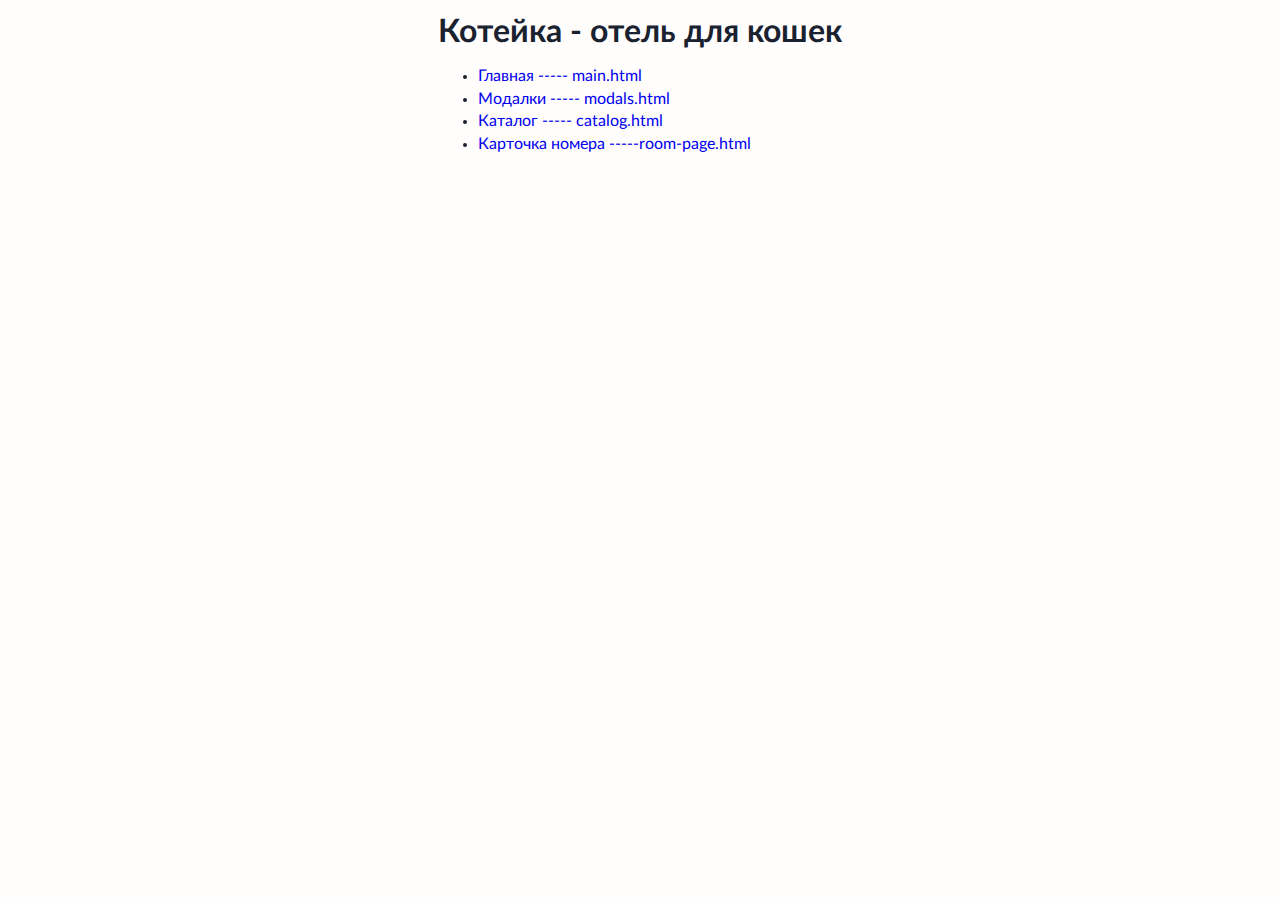
<file: index.html>
<!DOCTYPE html>
<html lang="en">
  <head>
    <meta charset="UTF-8" />
    <meta name="viewport" content="width=device-width, initial-scale=1.0" />
    <title>Котейка</title>
    <meta
      name="description"
      content="Котейка - уютная гостиница для котов и кошек"
    />
    <link rel="preconnect" href="//api-maps.yandex.ru" />
    <link rel="dns-prefetch" href="//api-maps.yandex.ru" />
    <link
      rel="preload"
      href="fonts/Lato-Bold.woff2"
      as="font"
      crossorigin="anonymous"
    />
    <link
      rel="preload"
      href="fonts/Lato-Medium.woff2"
      as="font"
      crossorigin="anonymous"
    />
    <link
      rel="preload"
      href="fonts/Lato-Regular.woff2"
      as="font"
      crossorigin="anonymous"
    />
    <link
      rel="preload"
      href="fonts/Lato-Semibold.woff2"
      as="font"
      crossorigin="anonymous"
    />
    <link
      rel="preload"
      href="fonts/Rubik.woff2"
      as="font"
      crossorigin="anonymous"
    />
    <link
      rel="preload"
      href="fonts/Rubikbold.woff2"
      as="font"
      crossorigin="anonymous"
    />
    <link
      rel="preload"
      href="fonts/Rubikmedium.woff2"
      as="font"
      crossorigin="anonymous"
    />
    <link rel="stylesheet" href="css/style.min.css" />
  </head>

  <body>
    <div class="container">
      <h1>Котейка - отель для кошек</h1>
      <ul>
        <li>
          <a href="main.php">Главная ----- main.html</a>
        </li>
        <!-- <li>
        <a href="filter.html">Фильтр ----- filter.html</a>
      </li> -->
        <li>
          <a href="modals.php">Модалки ----- modals.html</a>
        </li>
        <li>
          <a href="catalog.php">Каталог ----- catalog.html</a>
        </li>
        <li>
          <a href="room-page.php">Карточка номера -----room-page.html</a>
        </li>
      </ul>
    </div>
    <!-- Скрипт подключения яндекс-карты-->
    <!-- <script src="https://api-maps.yandex.ru/2.1/?apikey=6b2b42a0-28a0-4e74-9f1b-7b685c9fd6cb&lang=ru_RU"></script> -->

    <!--<script src="js/vendor.min.js"></script>-->
    <!-- <script src="js/script.min.js"></script> -->
  </body>
</html>
</file>
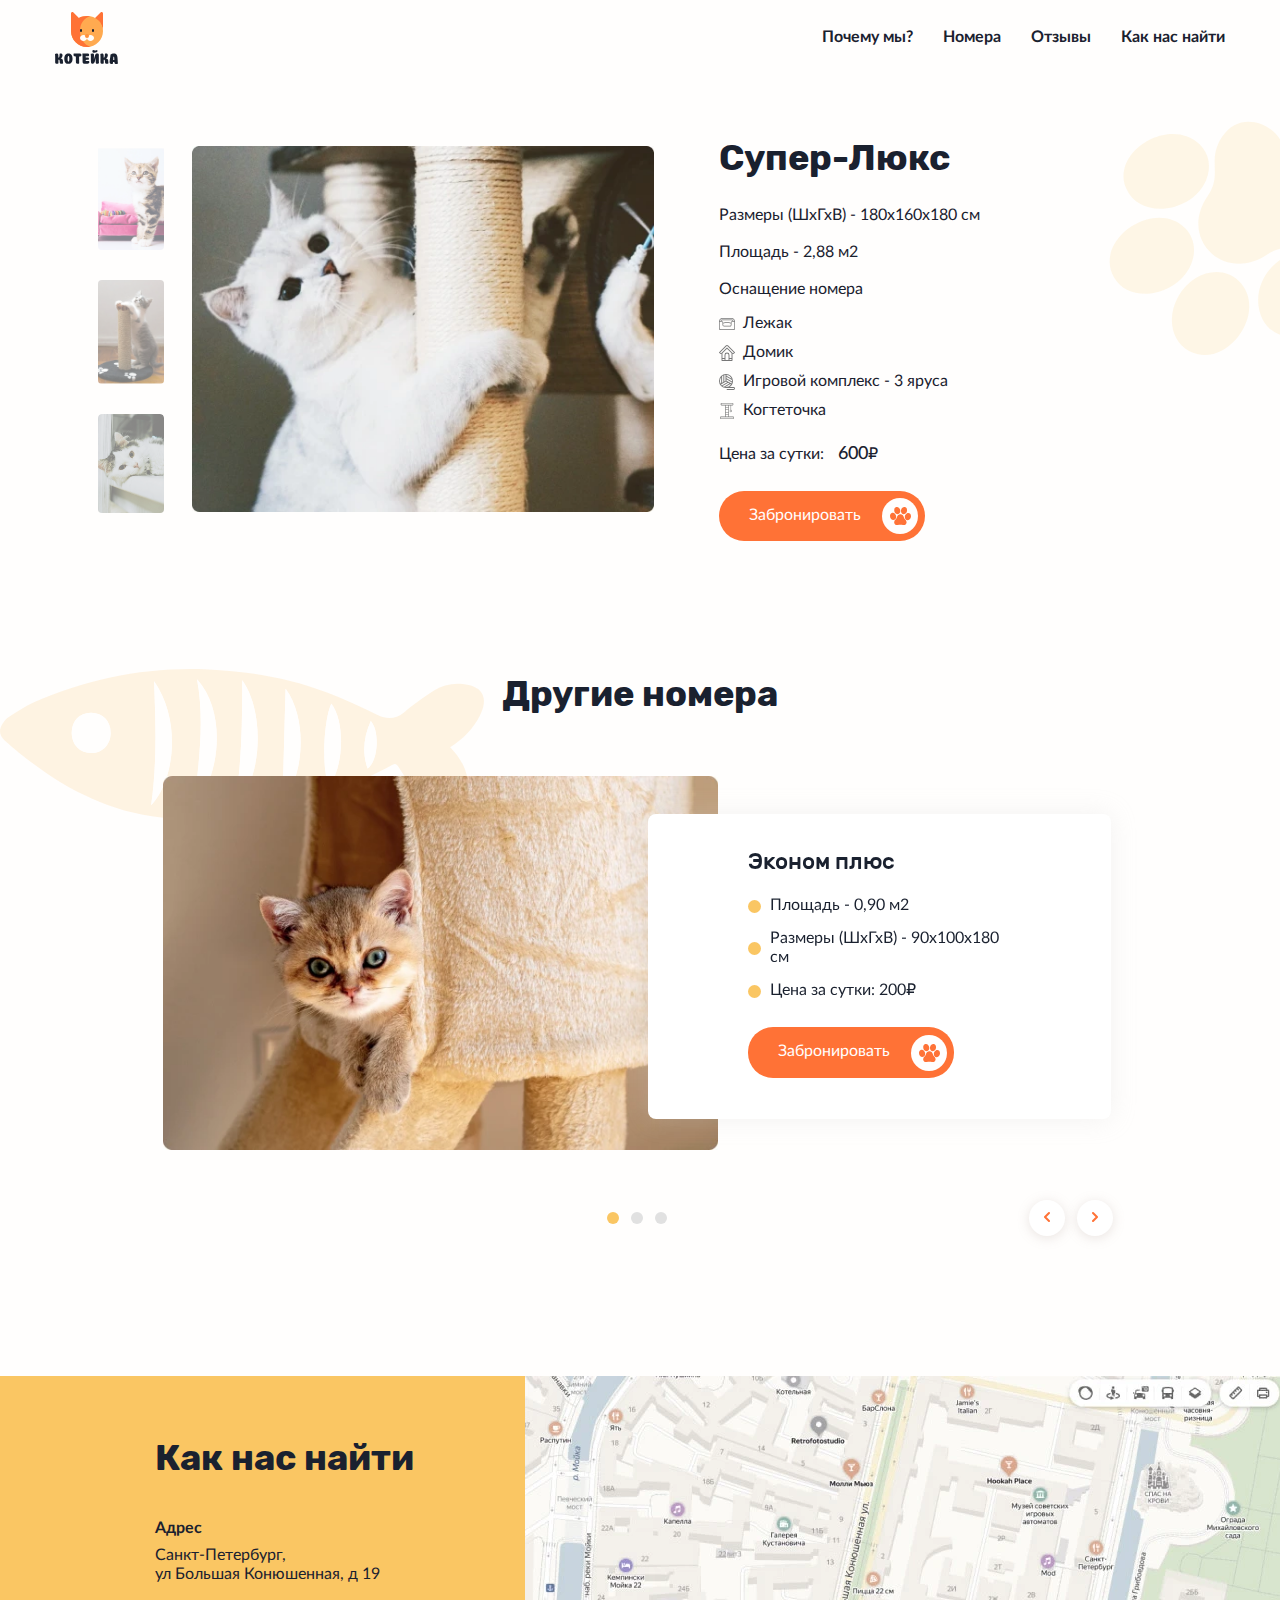
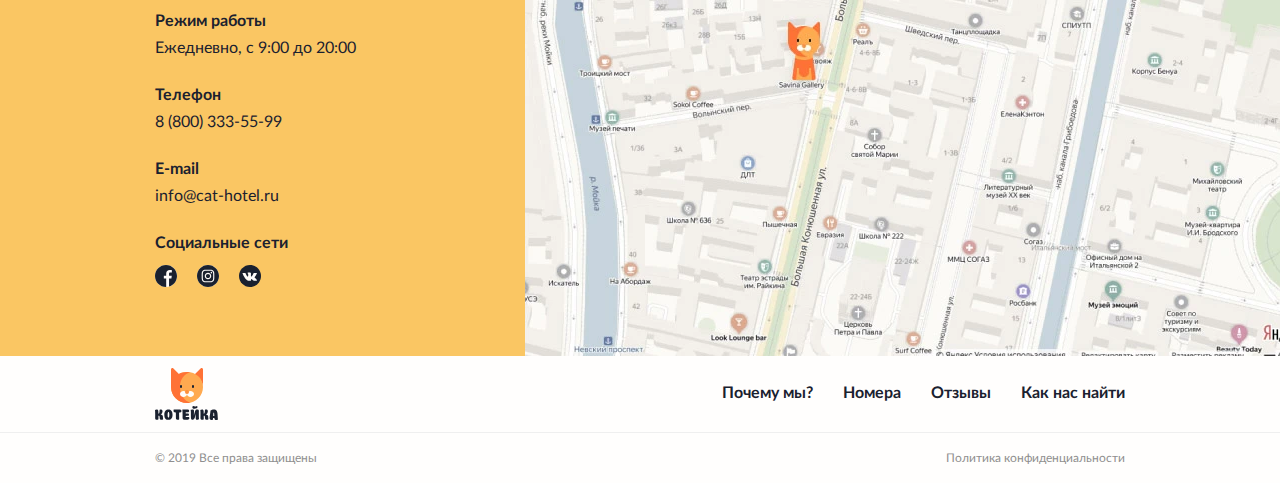
<file: room-page.html>
<!DOCTYPE html>
<html lang="ru">
  <head>
  <meta charset="UTF-8">
  <meta name="viewport" content="width=device-width, initial-scale=1.0">
  <title>Котейка</title>
  <meta name="description" content="Котейка - уютная гостиница для котов и кошек">
  <link rel="preconnect" href="//api-maps.yandex.ru">
  <link rel="dns-prefetch" href="//api-maps.yandex.ru">
  <link rel="preload" href="fonts/Lato-Bold.woff2" as="font" crossorigin="anonymous">
  <link rel="preload" href="fonts/Lato-Medium.woff2" as="font" crossorigin="anonymous">
  <link rel="preload" href="fonts/Lato-Regular.woff2" as="font" crossorigin="anonymous">
  <link rel="preload" href="fonts/Lato-Semibold.woff2" as="font" crossorigin="anonymous">
  <link rel="preload" href="fonts/Rubik.woff2" as="font" crossorigin="anonymous">
  <link rel="preload" href="fonts/Rubikbold.woff2" as="font" crossorigin="anonymous">
  <link rel="preload" href="fonts/Rubikmedium.woff2" as="font" crossorigin="anonymous">
  <link rel="stylesheet" href="css/style.min.css">
</head>

  <body>
    <div style="display: none">
        <svg xmlns="http://www.w3.org/2000/svg" xmlns:xlink="http://www.w3.org/1999/xlink"><defs>
<filter id="filter0_d" x="0" y="0" width="62" height="87.9999" filterUnits="userSpaceOnUse" color-interpolation-filters="sRGB">
<feFlood flood-opacity="0" result="BackgroundImageFix"></feFlood>
<feColorMatrix in="SourceAlpha" type="matrix" values="0 0 0 0 0 0 0 0 0 0 0 0 0 0 0 0 0 0 127 0"></feColorMatrix>
<feOffset dy="4"></feOffset>
<feGaussianBlur stdDeviation="7.5"></feGaussianBlur>
<feColorMatrix type="matrix" values="0 0 0 0 0.575 0 0 0 0 0.575 0 0 0 0 0.575 0 0 0 0.25 0"></feColorMatrix>
<feBlend mode="normal" in2="BackgroundImageFix" result="effect1_dropShadow"></feBlend>
<feBlend mode="normal" in="SourceGraphic" in2="effect1_dropShadow" result="shape"></feBlend>
</filter>
</defs><symbol id="icon-arrow" viewBox="0 0 6 10">
<path d="M1 9L5 5L1 1" fill="#ffffff" stroke="#FF7236" stroke-width="2" stroke-linecap="round" stroke-linejoin="round"></path>
</symbol><symbol id="icon-bed" viewBox="0 0 16 12">
<path d="M15.9954 3.3624C15.903 1.47693 14.4576 0 12.7047 0H3.29498C1.54228 0 0.0970314 1.47693 0.00468751 3.36237C0.0015625 3.4248 0 10.3773 0 10.3773C0 11.2721 0.675001 12 1.50469 12H14.495C15.3248 12 16 11.2721 16 10.3773C16 10.3773 15.9985 3.42517 15.9954 3.3624ZM3.29498 0.750004H12.7047C13.9626 0.750004 15.0197 1.71375 15.2554 3.00713H14.5399C14.3158 2.12209 13.5737 1.49987 12.7049 1.49987H8.14773C7.95567 1.49987 8.49555 1.66779 8.49555 1.87486C8.49555 2.08193 7.95567 2.24984 8.14773 2.24984H12.7049C13.1885 2.24984 13.6103 2.5535 13.8027 3.00709H13.4564C12.5889 3.00709 11.8775 3.7413 11.8288 4.66366C10.613 4.2499 9.30636 4.04297 7.99992 4.04297C6.69345 4.04297 5.38698 4.24987 4.17129 4.66363C4.1226 3.74129 3.41104 3.00709 2.54335 3.00709H2.1971C2.38941 2.55354 2.81129 2.24984 3.29491 2.24984H8.14773C8.3398 2.24984 8.49555 2.08193 8.49555 1.87486C8.49555 1.66779 8.3398 1.49987 8.14773 1.49987H3.29491C2.4261 1.49987 1.68394 2.12209 1.45988 3.00713H0.744658C0.980283 1.71375 2.03729 0.750004 3.29498 0.750004ZM11.8261 5.45181V6.72524C11.8261 7.28085 11.4067 7.73285 10.8911 7.73285H5.10854C4.5932 7.73285 4.17395 7.28081 4.17395 6.72524V5.45181C6.58804 4.57165 9.41174 4.57165 11.8261 5.45181ZM15.3044 10.3773C15.3044 10.8585 14.9413 11.25 14.495 11.25H1.50469C1.05856 11.25 0.695658 10.8585 0.695658 10.3773V10.1235V9.74847V9.37349V3.75713H2.54332C3.05888 3.75713 3.47829 4.20917 3.47829 4.7647V6.72521C3.47829 7.69441 4.20963 8.48282 5.10854 8.48282H11.4286C11.8288 8.48282 12.5217 8.00893 12.5217 6.72524V4.76474C12.5217 4.20917 12.941 3.75716 13.4563 3.75716H15.3043L15.3044 10.3773Z" fill="#777777"></path>
</symbol><symbol id="icon-claw" viewBox="0 0 14 16">
<path d="M13.2277 13.6119H8.89656V2.38817H10.591V6.82783C10.0818 6.94627 9.69958 7.42672 9.69958 8.00003C9.69958 8.66196 10.2089 9.20049 10.8351 9.20049C11.4611 9.20049 11.9705 8.66199 11.9705 8.00003C11.9705 7.42672 11.5883 6.94627 11.0792 6.82783V2.38817H12.5675C12.9933 2.38817 13.3398 2.02189 13.3398 1.57169V0.816485C13.3398 0.366281 12.9933 0 12.5674 0H1.43256C1.00673 0 0.660269 0.366281 0.660269 0.816485V1.57165C0.660269 2.02189 1.00673 2.38814 1.43256 2.38814H5.10344V13.6119H0.772294C0.346457 13.6119 0 13.9781 0 14.4283V15.1835C0 15.6338 0.346457 16 0.772294 16H13.2277C13.6536 16 14 15.6337 14 15.1835V14.4283C14 13.9781 13.6536 13.6119 13.2277 13.6119ZM11.4823 8.00003C11.4823 8.37736 11.1919 8.68436 10.835 8.68436C10.4781 8.68436 10.1877 8.37736 10.1877 8.00003C10.1877 7.62271 10.4781 7.31571 10.835 7.31571C11.1919 7.31571 11.4823 7.62271 11.4823 8.00003ZM1.43256 1.57169V0.816485C1.43256 0.650876 1.67148 0.59375 1.82812 0.59375H12.4034C12.56 0.59375 12.6875 0.650876 12.6875 0.816485V1.57165C12.6875 1.73726 12.56 1.78125 12.4034 1.78125H1.82812C1.67148 1.78128 1.43256 1.7373 1.43256 1.57169ZM5.73438 11.78H6.00781C6.00781 11.78 6.2519 11.6645 6.2519 11.522C6.2519 11.3794 6.14261 11.2639 6.00781 11.2639H5.73438V9.43209H8.30999C8.44483 9.43209 9.26954 9.28545 8.62165 9.1429C9.26954 9.00034 8.44483 8.91596 8.30999 8.91596H5.73438V7.08407H7.99223C8.12703 7.08407 7.74813 6.96856 7.74813 6.82601C7.74813 6.68345 8.12703 6.56794 7.99223 6.56794L5.73438 6.56794V2.38817L8.30999 2.38814V4.21996L5.52138 4.21996C5.38657 4.21996 5.52138 4.19291 5.52138 4.33547C5.52138 4.73609 5.37864 4.73612 5.37864 4.73612L8.30999 4.73609V6.56791L7.99223 6.56794C7.85739 6.56794 7.74813 6.68345 7.74813 6.82601C7.74813 6.96856 7.85739 7.08407 7.99223 7.08407L8.30999 7.08404V9.17396V11.2639L6.00781 11.2639C5.873 11.2639 6.2519 11.3794 6.2519 11.522C6.2519 11.6645 5.873 11.78 6.00781 11.78L8.30999 11.78V13.6118L5.73438 13.6119V11.78ZM13.4029 15.1836C13.4029 15.3492 13.1566 15.3906 13 15.3906H0.909098C0.752452 15.3906 0.625 15.3492 0.625 15.1836V14.4284C0.625 14.2628 0.752452 14.2188 0.909098 14.2188H13.1187C13.2754 14.2188 13.4028 14.2628 13.4028 14.4284L13.4029 15.1836Z" fill="#777777"></path>
</symbol><symbol id="icon-close" viewBox="0 0 18 18">
<path d="M1 1L17 17M17 1L1 17" stroke="#1A212F" stroke-width="2" stroke-linecap="round" stroke-linejoin="round"></path>
</symbol><symbol id="icon-f" viewBox="0 0 91 91">
<rect width="91" height="91" rx="45.5" fill="#FAC663"></rect>
<path d="M47.1588 46.617C50.4341 46.617 53.1139 50.0596 53.1139 50.9203C53.1139 51.7809 50.4341 54.6498 47.1588 54.6498C43.8835 54.6498 41.5015 50.9203 41.5015 50.9203C41.5015 50.9203 43.8835 46.617 47.1588 46.617Z" fill="#FFFDFB"></path>
<path d="M37.9285 47.4777L41.5015 50.9203M41.5015 50.9203L37.9285 54.3629M41.5015 50.9203C41.5015 50.9203 43.8835 54.6498 47.1588 54.6498C50.4341 54.6498 53.1139 51.7809 53.1139 50.9203C53.1139 50.0596 50.4341 46.617 47.1588 46.617C43.8835 46.617 41.5015 50.9203 41.5015 50.9203Z" stroke="#FFFDFB" stroke-width="2" stroke-linecap="round" stroke-linejoin="round"></path>
<path d="M68.1632 38.9608L68.1632 38.9608C68.0925 38.4839 67.6601 38.1044 67.1209 38.1044H63.0462H62.6487L62.559 37.7172C61.9084 34.9062 59.3392 34.0633 59.0435 33.9687L58.8469 33.9058L58.7519 33.7226C57.3626 31.0414 54.4927 30.9067 54.1708 30.896L53.968 30.8892L53.8273 30.743C52.129 28.979 49.8295 28.9614 48.5968 29.2663L48.4022 29.3145L48.2282 29.2148C47.1355 28.5888 44.922 27.9826 42.7716 29.2148L42.5976 29.3145L42.403 29.2664C41.1699 28.9614 38.87 28.9794 37.1721 30.743L37.0314 30.8891L36.8287 30.896C36.51 30.9067 33.636 31.0415 32.2475 33.7228L32.1525 33.9063L31.9557 33.9692C31.6555 34.0651 29.0891 34.9121 28.4403 37.7171L28.3508 38.1044H27.9532H23.8789C23.3397 38.1044 22.9073 38.4839 22.8365 38.9608L22.8365 38.9608L19.5103 61.3679L19.5102 61.3681C19.4688 61.6463 19.5542 61.9315 19.7511 62.1502M68.1632 38.9608L19.7511 62.1502M68.1632 38.9608L71.4899 61.3677C71.5311 61.646 71.4456 61.9313 71.2489 62.1499M68.1632 38.9608L71.2489 62.1499M19.7511 62.1502C19.9487 62.3695 20.2406 62.5 20.5527 62.5H70.4471C70.759 62.5 71.0507 62.3696 71.2489 62.1499M19.7511 62.1502L71.2489 62.1499M34.3379 34.1397L34.3378 34.1399C34.1209 34.9191 33.4486 35.4823 32.647 35.5937C32.6403 35.5973 32.6318 35.602 32.6216 35.6081C32.5692 35.6391 32.4953 35.6894 32.402 35.7602C32.2166 35.9008 31.9823 36.1014 31.7355 36.3367C31.4826 36.5779 31.2297 36.843 31.0094 37.1048H60.0638C59.8586 36.7983 59.6393 36.4997 59.4358 36.2409C59.2527 36.0081 59.088 35.8146 58.9641 35.6819C58.9242 35.6391 58.8911 35.6055 58.8651 35.5804C58.101 35.4429 57.4668 34.8921 57.2578 34.1397L34.3379 34.1397ZM34.3379 34.1397C34.4343 33.7927 34.846 33.3951 35.4877 33.0942C36.1136 32.8007 36.7868 32.6817 37.2017 32.7494C38.0218 32.8833 38.8537 32.5229 39.2939 31.8217C39.5066 31.4833 39.9311 31.1923 40.4494 31.0448C40.9665 30.8977 41.4934 30.9175 41.8759 31.0979C42.6272 31.4523 43.5283 31.3299 44.151 30.7816C44.4584 30.511 44.9562 30.3473 45.4991 30.347C46.0421 30.3467 46.5404 30.5098 46.8492 30.7817C47.472 31.33 48.3726 31.4522 49.1242 31.0979L49.1243 31.0979M34.3379 34.1397L49.1243 31.0979M49.1243 31.0979C49.492 30.9245 50.1666 30.8921 50.8671 31.0493C51.2054 31.1252 51.5217 31.2397 51.7789 31.3809C52.0406 31.5245 52.2121 31.6796 52.3014 31.8218M49.1243 31.0979L54.3943 32.7493M54.3943 32.7493L54.3939 32.7494C53.5742 32.8828 52.7423 32.5237 52.3014 31.8218M54.3943 32.7493C54.8175 32.6801 55.491 32.8029 56.1152 33.099M54.3943 32.7493L56.1152 33.099M52.3014 31.8218L52.7248 31.5558L52.3015 31.8218C52.3014 31.8218 52.3014 31.8218 52.3014 31.8218ZM56.1152 33.099C56.7558 33.4028 57.1637 33.8013 57.2578 34.1396L56.1152 33.099ZM32.4816 34.6067L32.4815 34.6067C32.326 34.6244 32.1848 34.7045 32.1116 34.7479C32.0148 34.8053 31.9078 34.8799 31.7976 34.9635C31.5758 35.1317 31.3127 35.3581 31.0454 35.613C30.5197 36.1143 29.9275 36.7737 29.6049 37.3655L29.202 38.1048H30.044H60.9554H61.7979L61.3943 37.3653C61.0646 36.7611 60.6099 36.1162 60.2218 35.6228C60.0272 35.3753 59.8438 35.1589 59.6952 34.9996C59.6218 34.921 59.5502 34.849 59.4857 34.7927C59.4542 34.7651 59.4155 34.7334 59.373 34.7052L59.3712 34.704C59.3458 34.6871 59.2479 34.622 59.1139 34.6067L59.1137 34.6067C58.6754 34.557 58.3284 34.2575 58.2213 33.872L58.2213 33.8719C58.0076 33.1031 57.2604 32.5354 56.5438 32.1955C55.811 31.8478 54.9256 31.6492 54.2332 31.7624C53.7953 31.8336 53.3673 31.6386 53.1482 31.2899L53.1482 31.2898C52.9373 30.9542 52.6099 30.6963 52.2601 30.5043C51.9059 30.3098 51.4981 30.166 51.086 30.0735C50.2855 29.8939 49.3535 29.8843 48.6978 30.1934C48.3019 30.38 47.8294 30.3123 47.51 30.0311L47.51 30.031C46.97 29.5557 46.2116 29.3466 45.4986 29.347C44.7857 29.3474 44.0283 29.5573 43.4902 30.0311L43.4902 30.0311C43.1707 30.3124 42.6978 30.3799 42.3024 30.1934L42.3024 30.1934C41.6469 29.8843 40.8604 29.8882 40.1757 30.083C39.4922 30.2774 38.8264 30.6862 38.4471 31.2898L38.447 31.29C38.2281 31.6385 37.8001 31.8339 37.3628 31.7624L37.3625 31.7624C36.6813 31.6514 35.7979 31.8443 35.0631 32.1888C34.3441 32.526 33.5911 33.0926 33.3744 33.8717C33.267 34.2576 32.9201 34.557 32.4816 34.6067ZM32.6677 35.5833C32.6677 35.5833 32.6672 35.5835 32.6662 35.5839L32.6677 35.5833ZM20.0619 61.6576L19.9744 62.2328H20.5562H70.4435H71.0254L70.9378 61.6576L67.4593 38.7964L67.3946 38.3716H66.965H24.0348H23.6051L23.5405 38.7964L20.0619 61.6576Z" fill="#FFFDFB" stroke="#FFFDFB" stroke-width="0.999999"></path>
</symbol><symbol id="icon-fb" viewBox="0 0 22 22">
<circle cx="11" cy="11" r="11" fill="#FFFDFB"></circle>
<path d="M22 11C22 4.9258 17.0742 0 11 0C4.9258 0 0 4.9258 0 11C0 17.0742 4.9258 22 11 22C11.0646 22 11.1289 21.9987 11.1934 21.9975V13.4344H8.83008V10.6803H11.1934V8.6535C11.1934 6.30298 12.6283 5.02365 14.725 5.02365C15.7291 5.02365 16.5921 5.09851 16.8438 5.13191V7.58852H15.3979C14.2572 7.58852 14.0363 8.13066 14.0363 8.92609V10.6803H16.7639L16.4084 13.4344H14.0363V21.575C18.6342 20.2569 22 16.021 22 11Z" fill="#1A212F"></path>
</symbol><symbol id="icon-filter" viewBox="0 0 12 15">
<path d="M4.5 8.68421L0 1.57895V0H12V1.57895L7.5 8.68421V13.4211L4.5 15V8.68421Z"></path>
</symbol><symbol id="icon-food" viewBox="0 0 91 91">
<rect width="91" height="91" rx="45.5" fill="#FAC663"></rect>
<path d="M47.1588 46.617C50.4341 46.617 53.1139 50.0596 53.1139 50.9203C53.1139 51.7809 50.4341 54.6498 47.1588 54.6498C43.8835 54.6498 41.5015 50.9203 41.5015 50.9203C41.5015 50.9203 43.8835 46.617 47.1588 46.617Z" fill="#FFFDFB"></path>
<path d="M37.9285 47.4777L41.5015 50.9203M41.5015 50.9203L37.9285 54.3629M41.5015 50.9203C41.5015 50.9203 43.8835 54.6498 47.1588 54.6498C50.4341 54.6498 53.1139 51.7809 53.1139 50.9203C53.1139 50.0596 50.4341 46.617 47.1588 46.617C43.8835 46.617 41.5015 50.9203 41.5015 50.9203Z" stroke="#FFFDFB" stroke-width="2" stroke-linecap="round" stroke-linejoin="round"></path>
<path d="M68.1632 38.9608L68.1632 38.9608C68.0925 38.4839 67.6601 38.1044 67.1209 38.1044H63.0462H62.6487L62.559 37.7172C61.9084 34.9062 59.3392 34.0633 59.0435 33.9687L58.8469 33.9058L58.7519 33.7226C57.3626 31.0414 54.4927 30.9067 54.1708 30.896L53.968 30.8892L53.8273 30.743C52.129 28.979 49.8295 28.9614 48.5968 29.2663L48.4022 29.3145L48.2282 29.2148C47.1355 28.5888 44.922 27.9826 42.7716 29.2148L42.5976 29.3145L42.403 29.2664C41.1699 28.9614 38.87 28.9794 37.1721 30.743L37.0314 30.8891L36.8287 30.896C36.51 30.9067 33.636 31.0415 32.2475 33.7228L32.1525 33.9063L31.9557 33.9692C31.6555 34.0651 29.0891 34.9121 28.4403 37.7171L28.3508 38.1044H27.9532H23.8789C23.3397 38.1044 22.9073 38.4839 22.8365 38.9608L22.8365 38.9608L19.5103 61.3679L19.5102 61.3681C19.4688 61.6463 19.5542 61.9315 19.7511 62.1502M68.1632 38.9608L19.7511 62.1502M68.1632 38.9608L71.4899 61.3677C71.5311 61.646 71.4456 61.9313 71.2489 62.1499M68.1632 38.9608L71.2489 62.1499M19.7511 62.1502C19.9487 62.3695 20.2406 62.5 20.5527 62.5H70.4471C70.759 62.5 71.0507 62.3696 71.2489 62.1499M19.7511 62.1502L71.2489 62.1499M34.3379 34.1397L34.3378 34.1399C34.1209 34.9191 33.4486 35.4823 32.647 35.5937C32.6403 35.5973 32.6318 35.602 32.6216 35.6081C32.5692 35.6391 32.4953 35.6894 32.402 35.7602C32.2166 35.9008 31.9823 36.1014 31.7355 36.3367C31.4826 36.5779 31.2297 36.843 31.0094 37.1048H60.0638C59.8586 36.7983 59.6393 36.4997 59.4358 36.2409C59.2527 36.0081 59.088 35.8146 58.9641 35.6819C58.9242 35.6391 58.8911 35.6055 58.8651 35.5804C58.101 35.4429 57.4668 34.8921 57.2578 34.1397L34.3379 34.1397ZM34.3379 34.1397C34.4343 33.7927 34.846 33.3951 35.4877 33.0942C36.1136 32.8007 36.7868 32.6817 37.2017 32.7494C38.0218 32.8833 38.8537 32.5229 39.2939 31.8217C39.5066 31.4833 39.9311 31.1923 40.4494 31.0448C40.9665 30.8977 41.4934 30.9175 41.8759 31.0979C42.6272 31.4523 43.5283 31.3299 44.151 30.7816C44.4584 30.511 44.9562 30.3473 45.4991 30.347C46.0421 30.3467 46.5404 30.5098 46.8492 30.7817C47.472 31.33 48.3726 31.4522 49.1242 31.0979L49.1243 31.0979M34.3379 34.1397L49.1243 31.0979M49.1243 31.0979C49.492 30.9245 50.1666 30.8921 50.8671 31.0493C51.2054 31.1252 51.5217 31.2397 51.7789 31.3809C52.0406 31.5245 52.2121 31.6796 52.3014 31.8218M49.1243 31.0979L54.3943 32.7493M54.3943 32.7493L54.3939 32.7494C53.5742 32.8828 52.7423 32.5237 52.3014 31.8218M54.3943 32.7493C54.8175 32.6801 55.491 32.8029 56.1152 33.099M54.3943 32.7493L56.1152 33.099M52.3014 31.8218L52.7248 31.5558L52.3015 31.8218C52.3014 31.8218 52.3014 31.8218 52.3014 31.8218ZM56.1152 33.099C56.7558 33.4028 57.1637 33.8013 57.2578 34.1396L56.1152 33.099ZM32.4816 34.6067L32.4815 34.6067C32.326 34.6244 32.1848 34.7045 32.1116 34.7479C32.0148 34.8053 31.9078 34.8799 31.7976 34.9635C31.5758 35.1317 31.3127 35.3581 31.0454 35.613C30.5197 36.1143 29.9275 36.7737 29.6049 37.3655L29.202 38.1048H30.044H60.9554H61.7979L61.3943 37.3653C61.0646 36.7611 60.6099 36.1162 60.2218 35.6228C60.0272 35.3753 59.8438 35.1589 59.6952 34.9996C59.6218 34.921 59.5502 34.849 59.4857 34.7927C59.4542 34.7651 59.4155 34.7334 59.373 34.7052L59.3712 34.704C59.3458 34.6871 59.2479 34.622 59.1139 34.6067L59.1137 34.6067C58.6754 34.557 58.3284 34.2575 58.2213 33.872L58.2213 33.8719C58.0076 33.1031 57.2604 32.5354 56.5438 32.1955C55.811 31.8478 54.9256 31.6492 54.2332 31.7624C53.7953 31.8336 53.3673 31.6386 53.1482 31.2899L53.1482 31.2898C52.9373 30.9542 52.6099 30.6963 52.2601 30.5043C51.9059 30.3098 51.4981 30.166 51.086 30.0735C50.2855 29.8939 49.3535 29.8843 48.6978 30.1934C48.3019 30.38 47.8294 30.3123 47.51 30.0311L47.51 30.031C46.97 29.5557 46.2116 29.3466 45.4986 29.347C44.7857 29.3474 44.0283 29.5573 43.4902 30.0311L43.4902 30.0311C43.1707 30.3124 42.6978 30.3799 42.3024 30.1934L42.3024 30.1934C41.6469 29.8843 40.8604 29.8882 40.1757 30.083C39.4922 30.2774 38.8264 30.6862 38.4471 31.2898L38.447 31.29C38.2281 31.6385 37.8001 31.8339 37.3628 31.7624L37.3625 31.7624C36.6813 31.6514 35.7979 31.8443 35.0631 32.1888C34.3441 32.526 33.5911 33.0926 33.3744 33.8717C33.267 34.2576 32.9201 34.557 32.4816 34.6067ZM32.6677 35.5833C32.6677 35.5833 32.6672 35.5835 32.6662 35.5839L32.6677 35.5833ZM20.0619 61.6576L19.9744 62.2328H20.5562H70.4435H71.0254L70.9378 61.6576L67.4593 38.7964L67.3946 38.3716H66.965H24.0348H23.6051L23.5405 38.7964L20.0619 61.6576Z" fill="#FFFDFB" stroke="#FFFDFB" stroke-width="0.999999"></path>
</symbol><symbol id="icon-house" viewBox="0 0 16 16">
<path d="M15.8627 7.1665L9.18872 0.492432C8.87146 0.174927 8.44934 0 8 0C7.55066 0 7.12854 0.174927 6.81152 0.49231L0.137329 7.1665C0.0493164 7.25439 0 7.37366 0 7.49805C0 7.62231 0.0494385 7.74158 0.137451 7.82959C0.137451 7.82959 0.363037 8.05493 0.639526 8.33142C1.17004 8.86206 1.90076 8.98718 2.5105 8.80786V15.5312C2.5105 15.7902 2.72034 16 2.97925 16H13.0209C13.2797 16 13.4896 15.7902 13.4896 15.5312V8.80786C14.0992 8.98718 14.8301 8.86206 15.3604 8.33142C15.637 8.05493 15.8625 7.82959 15.8625 7.82959C15.9504 7.74158 16 7.62244 16 7.49805C16 7.37366 15.9507 7.25439 15.8627 7.1665ZM12.5521 8.19421V13.0542H10.4771V10.0083C10.4771 8.64026 9.37061 7.53125 8 7.53125C6.63171 7.53125 5.52295 8.6377 5.52295 10.0083V13.0542H3.44788V8.19421L8 3.64209L12.5521 8.19421ZM3.44788 13.9917H5.52295V15.0625H3.44788V13.9917ZM6.46045 15.0625V10.0083C6.46045 9.15967 7.14636 8.46875 8 8.46875C8.85046 8.46875 9.53955 9.15649 9.53955 10.0083V15.0625H6.46045ZM10.4771 15.0625V13.9917H12.5521V15.0625H10.4771ZM14.6974 7.66858C14.3262 8.04004 13.7244 8.04053 13.3525 7.66858C13.3496 7.66565 13.3464 7.6626 13.3434 7.65967L8.33142 2.64771C8.14844 2.4646 7.85156 2.4646 7.66858 2.64771L2.65662 7.65967C2.65344 7.6626 2.65039 7.66553 2.64746 7.66858C2.27612 8.04004 1.67432 8.04065 1.30249 7.66858C1.24268 7.60864 1.18518 7.55115 1.13184 7.4978L7.47461 1.15503C7.76416 0.865112 8.23511 0.86438 8.52563 1.15515L14.8682 7.4978C14.8148 7.55115 14.7573 7.60864 14.6974 7.66858Z" fill="#777777"></path>
</symbol><symbol id="icon-insta" viewBox="0 0 22 22">
<circle cx="11" cy="11" r="11" fill="#FFFDFB"></circle>
<path d="M13.1055 11C13.1055 12.1628 12.1628 13.1055 11 13.1055C9.83716 13.1055 8.89453 12.1628 8.89453 11C8.89453 9.83716 9.83716 8.89453 11 8.89453C12.1628 8.89453 13.1055 9.83716 13.1055 11Z" fill="#1A212F"></path>
<path d="M15.924 7.27487C15.8227 7.00061 15.6613 6.75236 15.4515 6.54859C15.2477 6.33879 14.9996 6.17732 14.7252 6.07611C14.5026 5.98967 14.1683 5.88678 13.5524 5.85874C12.8863 5.82836 12.6865 5.82182 11 5.82182C9.31331 5.82182 9.11357 5.8282 8.44756 5.85858C7.83173 5.88678 7.49721 5.98967 7.27481 6.07611C7.00038 6.17732 6.75214 6.33879 6.54854 6.54859C6.33873 6.75236 6.17726 7.00044 6.07588 7.27487C5.98944 7.49743 5.88655 7.83195 5.85852 8.44778C5.82814 9.1138 5.82159 9.31353 5.82159 11.0002C5.82159 12.6867 5.82814 12.8865 5.85852 13.5527C5.88655 14.1685 5.98944 14.5028 6.07588 14.7254C6.17726 14.9998 6.33856 15.2479 6.54837 15.4517C6.75214 15.6615 7.00021 15.823 7.27464 15.9242C7.49721 16.0108 7.83173 16.1137 8.44756 16.1417C9.11357 16.1721 9.31314 16.1785 10.9998 16.1785C12.6867 16.1785 12.8864 16.1721 13.5523 16.1417C14.1681 16.1137 14.5026 16.0108 14.7252 15.9242C15.2761 15.7117 15.7115 15.2763 15.924 14.7254C16.0104 14.5028 16.1133 14.1685 16.1415 13.5527C16.1719 12.8865 16.1782 12.6867 16.1782 11.0002C16.1782 9.31353 16.1719 9.1138 16.1415 8.44778C16.1134 7.83195 16.0106 7.49743 15.924 7.27487ZM11 14.2435C9.20857 14.2435 7.75636 12.7915 7.75636 11.0001C7.75636 9.20863 9.20857 7.75659 11 7.75659C12.7913 7.75659 14.2435 9.20863 14.2435 11.0001C14.2435 12.7915 12.7913 14.2435 11 14.2435ZM14.3717 8.38635C13.9531 8.38635 13.6137 8.04696 13.6137 7.62835C13.6137 7.20974 13.9531 6.87036 14.3717 6.87036C14.7903 6.87036 15.1297 7.20974 15.1297 7.62835C15.1295 8.04696 14.7903 8.38635 14.3717 8.38635Z" fill="#1A212F"></path>
<path d="M11 0C4.9258 0 0 4.9258 0 11C0 17.0742 4.9258 22 11 22C17.0742 22 22 17.0742 22 11C22 4.9258 17.0742 0 11 0ZM17.2783 13.6041C17.2478 14.2765 17.1408 14.7356 16.9847 15.1374C16.6566 15.9859 15.9859 16.6566 15.1374 16.9847C14.7358 17.1408 14.2765 17.2476 13.6043 17.2783C12.9307 17.309 12.7156 17.3164 11.0002 17.3164C9.28461 17.3164 9.0696 17.309 8.39586 17.2783C7.72363 17.2476 7.2644 17.1408 6.86275 16.9847C6.44112 16.8261 6.05943 16.5775 5.74388 16.2561C5.42262 15.9407 5.17404 15.5589 5.01543 15.1374C4.85933 14.7358 4.75241 14.2765 4.72186 13.6043C4.69081 12.9306 4.68359 12.7154 4.68359 11C4.68359 9.28461 4.69081 9.06943 4.72169 8.39586C4.75224 7.72346 4.85899 7.2644 5.01509 6.86258C5.17371 6.44112 5.42245 6.05927 5.74388 5.74388C6.05927 5.42245 6.44112 5.17387 6.86258 5.01526C7.2644 4.85916 7.72346 4.75241 8.39586 4.72169C9.06943 4.69098 9.28461 4.68359 11 4.68359C12.7154 4.68359 12.9306 4.69098 13.6041 4.72186C14.2765 4.75241 14.7356 4.85916 15.1374 5.01509C15.5589 5.17371 15.9407 5.42245 16.2563 5.74388C16.5775 6.05943 16.8263 6.44112 16.9847 6.86258C17.141 7.2644 17.2478 7.72346 17.2785 8.39586C17.3092 9.06943 17.3164 9.28461 17.3164 11C17.3164 12.7154 17.3092 12.9306 17.2783 13.6041Z" fill="#1A212F"></path>
</symbol><symbol id="icon-none" viewBox="0 0 16 16">
<path d="M16 8C16 10.1369 15.1678 12.1458 13.6569 13.6569C12.1458 15.1678 10.1369 16 8 16C6.50409 16 5.07116 15.5917 3.82756 14.8287L4.74475 13.9115C5.71069 14.4455 6.82037 14.75 8 14.75C11.722 14.75 14.75 11.722 14.75 8C14.75 6.82037 14.4455 5.71069 13.9115 4.74478L14.8287 3.82759C15.5917 5.07116 16 6.50409 16 8ZM0.910688 15.9732L0.0268125 15.0893L1.91831 13.1978C0.677094 11.7502 0 9.92716 0 8C0 5.86312 0.832156 3.85416 2.34313 2.34313C3.85416 0.832156 5.86312 0 8 0C9.92716 0 11.7502 0.677094 13.1978 1.91831L15.0893 0.0268125L15.9732 0.910688L0.910688 15.9732ZM2.80791 12.3082L12.3082 2.80791C11.1385 1.83559 9.63641 1.25 8 1.25C4.27803 1.25 1.25 4.27803 1.25 8C1.25 9.63641 1.83556 11.1385 2.80791 12.3082Z" fill="#777777"></path>
</symbol><symbol id="icon-nutrition" viewBox="0 0 91 91">
<rect width="91" height="91" rx="45.5" fill="#FAC663"></rect>
<path d="M47.1588 46.617C50.4341 46.617 53.1139 50.0596 53.1139 50.9203C53.1139 51.7809 50.4341 54.6498 47.1588 54.6498C43.8835 54.6498 41.5015 50.9203 41.5015 50.9203C41.5015 50.9203 43.8835 46.617 47.1588 46.617Z" fill="#FFFDFB"></path>
<path d="M37.9285 47.4777L41.5015 50.9203M41.5015 50.9203L37.9285 54.3629M41.5015 50.9203C41.5015 50.9203 43.8835 54.6498 47.1588 54.6498C50.4341 54.6498 53.1139 51.7809 53.1139 50.9203C53.1139 50.0596 50.4341 46.617 47.1588 46.617C43.8835 46.617 41.5015 50.9203 41.5015 50.9203Z" stroke="#FFFDFB" stroke-width="2" stroke-linecap="round" stroke-linejoin="round"></path>
<path d="M68.1632 38.9608L68.1632 38.9608C68.0925 38.4839 67.6601 38.1044 67.1209 38.1044H63.0462H62.6487L62.559 37.7172C61.9084 34.9062 59.3392 34.0633 59.0435 33.9687L58.8469 33.9058L58.7519 33.7226C57.3626 31.0414 54.4927 30.9067 54.1708 30.896L53.968 30.8892L53.8273 30.743C52.129 28.979 49.8295 28.9614 48.5968 29.2663L48.4022 29.3145L48.2282 29.2148C47.1355 28.5888 44.922 27.9826 42.7716 29.2148L42.5976 29.3145L42.403 29.2664C41.1699 28.9614 38.87 28.9794 37.1721 30.743L37.0314 30.8891L36.8287 30.896C36.51 30.9067 33.636 31.0415 32.2475 33.7228L32.1525 33.9063L31.9557 33.9692C31.6555 34.0651 29.0891 34.9121 28.4403 37.7171L28.3508 38.1044H27.9532H23.8789C23.3397 38.1044 22.9073 38.4839 22.8365 38.9608L22.8365 38.9608L19.5103 61.3679L19.5102 61.3681C19.4688 61.6463 19.5542 61.9315 19.7511 62.1502M68.1632 38.9608L19.7511 62.1502M68.1632 38.9608L71.4899 61.3677C71.5311 61.646 71.4456 61.9313 71.2489 62.1499M68.1632 38.9608L71.2489 62.1499M19.7511 62.1502C19.9487 62.3695 20.2406 62.5 20.5527 62.5H70.4471C70.759 62.5 71.0507 62.3696 71.2489 62.1499M19.7511 62.1502L71.2489 62.1499M34.3379 34.1397L34.3378 34.1399C34.1209 34.9191 33.4486 35.4823 32.647 35.5937C32.6403 35.5973 32.6318 35.602 32.6216 35.6081C32.5692 35.6391 32.4953 35.6894 32.402 35.7602C32.2166 35.9008 31.9823 36.1014 31.7355 36.3367C31.4826 36.5779 31.2297 36.843 31.0094 37.1048H60.0638C59.8586 36.7983 59.6393 36.4997 59.4358 36.2409C59.2527 36.0081 59.088 35.8146 58.9641 35.6819C58.9242 35.6391 58.8911 35.6055 58.8651 35.5804C58.101 35.4429 57.4668 34.8921 57.2578 34.1397L34.3379 34.1397ZM34.3379 34.1397C34.4343 33.7927 34.846 33.3951 35.4877 33.0942C36.1136 32.8007 36.7868 32.6817 37.2017 32.7494C38.0218 32.8833 38.8537 32.5229 39.2939 31.8217C39.5066 31.4833 39.9311 31.1923 40.4494 31.0448C40.9665 30.8977 41.4934 30.9175 41.8759 31.0979C42.6272 31.4523 43.5283 31.3299 44.151 30.7816C44.4584 30.511 44.9562 30.3473 45.4991 30.347C46.0421 30.3467 46.5404 30.5098 46.8492 30.7817C47.472 31.33 48.3726 31.4522 49.1242 31.0979L49.1243 31.0979M34.3379 34.1397L49.1243 31.0979M49.1243 31.0979C49.492 30.9245 50.1666 30.8921 50.8671 31.0493C51.2054 31.1252 51.5217 31.2397 51.7789 31.3809C52.0406 31.5245 52.2121 31.6796 52.3014 31.8218M49.1243 31.0979L54.3943 32.7493M54.3943 32.7493L54.3939 32.7494C53.5742 32.8828 52.7423 32.5237 52.3014 31.8218M54.3943 32.7493C54.8175 32.6801 55.491 32.8029 56.1152 33.099M54.3943 32.7493L56.1152 33.099M52.3014 31.8218L52.7248 31.5558L52.3015 31.8218C52.3014 31.8218 52.3014 31.8218 52.3014 31.8218ZM56.1152 33.099C56.7558 33.4028 57.1637 33.8013 57.2578 34.1396L56.1152 33.099ZM32.4816 34.6067L32.4815 34.6067C32.326 34.6244 32.1848 34.7045 32.1116 34.7479C32.0148 34.8053 31.9078 34.8799 31.7976 34.9635C31.5758 35.1317 31.3127 35.3581 31.0454 35.613C30.5197 36.1143 29.9275 36.7737 29.6049 37.3655L29.202 38.1048H30.044H60.9554H61.7979L61.3943 37.3653C61.0646 36.7611 60.6099 36.1162 60.2218 35.6228C60.0272 35.3753 59.8438 35.1589 59.6952 34.9996C59.6218 34.921 59.5502 34.849 59.4857 34.7927C59.4542 34.7651 59.4155 34.7334 59.373 34.7052L59.3712 34.704C59.3458 34.6871 59.2479 34.622 59.1139 34.6067L59.1137 34.6067C58.6754 34.557 58.3284 34.2575 58.2213 33.872L58.2213 33.8719C58.0076 33.1031 57.2604 32.5354 56.5438 32.1955C55.811 31.8478 54.9256 31.6492 54.2332 31.7624C53.7953 31.8336 53.3673 31.6386 53.1482 31.2899L53.1482 31.2898C52.9373 30.9542 52.6099 30.6963 52.2601 30.5043C51.9059 30.3098 51.4981 30.166 51.086 30.0735C50.2855 29.8939 49.3535 29.8843 48.6978 30.1934C48.3019 30.38 47.8294 30.3123 47.51 30.0311L47.51 30.031C46.97 29.5557 46.2116 29.3466 45.4986 29.347C44.7857 29.3474 44.0283 29.5573 43.4902 30.0311L43.4902 30.0311C43.1707 30.3124 42.6978 30.3799 42.3024 30.1934L42.3024 30.1934C41.6469 29.8843 40.8604 29.8882 40.1757 30.083C39.4922 30.2774 38.8264 30.6862 38.4471 31.2898L38.447 31.29C38.2281 31.6385 37.8001 31.8339 37.3628 31.7624L37.3625 31.7624C36.6813 31.6514 35.7979 31.8443 35.0631 32.1888C34.3441 32.526 33.5911 33.0926 33.3744 33.8717C33.267 34.2576 32.9201 34.557 32.4816 34.6067ZM32.6677 35.5833C32.6677 35.5833 32.6672 35.5835 32.6662 35.5839L32.6677 35.5833ZM20.0619 61.6576L19.9744 62.2328H20.5562H70.4435H71.0254L70.9378 61.6576L67.4593 38.7964L67.3946 38.3716H66.965H24.0348H23.6051L23.5405 38.7964L20.0619 61.6576Z" fill="#FFFDFB" stroke="#FFFDFB" stroke-width="0.999999"></path>
</symbol><symbol id="icon-paw" viewBox="0 0 21 18">
<path d="M16.8036 6.52459C13.8392 8.22475 14.344 13.1874 17.5596 13.1874C18.9464 13.1874 20.1467 12.1449 20.6811 10.812C21.9152 7.73361 19.3488 5.06439 16.8036 6.52459Z"></path>
<path d="M13.759 7.13911C17.3158 7.13911 18.3808 1.0992 15.0016 0.106215C13.4621 -0.346048 11.7114 0.739136 11.1491 2.72287C10.5182 4.94631 11.7594 7.13911 13.759 7.13911Z"></path>
<path d="M12.8442 17.8903C12.3503 17.7537 11.4736 17.6658 10.556 17.6531C9.586 17.6389 8.57046 17.7084 7.91338 17.8903C6.13873 18.3847 3.72397 17.1886 4.25379 14.7045C4.74387 12.408 6.50471 12.5389 6.92111 10.3625C7.34066 8.16298 8.9711 7.10147 10.556 7.18444C12.0228 7.26144 13.4504 8.31922 13.8394 10.363C14.2534 12.5409 16.0106 12.4088 16.4999 14.7045C17.0317 17.1906 14.6118 18.3802 12.8442 17.8903Z"></path>
<path d="M7.49932 7.13932C8.5054 7.13932 9.36946 6.55499 9.8496 5.66068C11.2769 3.00141 8.93271 -0.680001 6.25644 0.10841C2.87148 1.10414 3.94446 7.13932 7.49932 7.13932Z"></path>
<path d="M5.8914 11.21C7.03346 8.41567 4.3264 5.00238 1.741 6.07635C-1.37325 7.36985 0.000280465 12.9488 3.42453 12.9488C4.52345 12.9488 5.45731 12.2723 5.8914 11.21Z"></path>
</symbol><symbol id="icon-pin" viewBox="0 0 62 88">
<g filter="url(#filter0_d)">
<path d="M39.405 43.0063L22.5963 42.9976L19.3146 66.7257C19.1483 67.9278 20.0823 68.9999 21.2957 68.9999H40.7043C41.9177 68.9999 42.8516 67.9278 42.6854 66.7257L39.405 43.0063Z" fill="#FF7236"></path>
<path d="M22.0757 46.7613C24.7387 48.1849 27.7752 48.9979 31 48.9979C34.2248 48.9979 37.2614 48.1849 39.9244 46.7613L39.405 43.006L22.5963 42.9973L22.0757 46.7613Z" fill="#FFAA50"></path>
<path d="M38 17.9953L44.5759 11.4188C45.4704 10.5242 47 11.1578 47 12.423V29.9964C46.9999 24.2963 42.4869 20.8297 38 17.9953Z" fill="#FF7236"></path>
<path d="M47 29.9965C47 38.8339 39.8366 45.9979 31.0001 45.9979C22.1637 45.9979 15.0002 38.8338 15.0002 29.9965C15.0002 21.1592 22.1636 14.9951 31.0001 14.9951C39.8367 14.9951 47 21.1591 47 29.9965Z" fill="#FFAA50"></path>
<path d="M24 29.9964C24 22.2947 28.4219 16.6269 34.3103 15.2965C33.2417 15.1004 32.1354 14.9951 31 14.9951C28.0556 14.9951 25.3064 15.6923 22.9366 16.9318L17.4241 11.4188C16.5296 10.5242 15 11.1578 15 12.423V29.9964C15 29.6357 15 29.6377 15 29.9964C15 38.8338 22.1634 45.9978 30.9999 45.9978C32.1354 45.9978 33.2417 45.8756 34.3102 45.6508C28.4219 44.1252 24 37.6981 24 29.9964Z" fill="#FF7236"></path>
<path d="M27.4999 39.9973C29.4329 39.9973 30.9999 38.6541 30.9999 36.9971C30.9999 35.3401 29.4329 33.9968 27.4999 33.9968C25.567 33.9968 24 35.3401 24 36.9971C24 38.6541 25.567 39.9973 27.4999 39.9973Z" fill="#FFFDFB"></path>
<path d="M34.5002 39.9973C36.4331 39.9973 38.0001 38.6541 38.0001 36.9971C38.0001 35.3401 36.4331 33.9968 34.5002 33.9968C32.5672 33.9968 31.0002 35.3401 31.0002 36.9971C31.0002 38.6541 32.5672 39.9973 34.5002 39.9973Z" fill="#FFFDFB"></path>
<path d="M31.0003 36.9977C32.1048 36.9977 33.0003 36.1022 33.0003 34.9975C33.0003 33.8928 32.1048 32.9973 31.0003 32.9973C29.8957 32.9973 29.0002 33.8928 29.0002 34.9975C29.0002 36.1022 29.8957 36.9977 31.0003 36.9977Z" fill="#FF913C"></path>
<path d="M37.9962 57.9158C37.9513 57.3659 37.4855 56.9572 36.9171 57.0022C36.3663 57.048 35.9582 57.5315 36.004 58.0818L36.1934 60.3549C36.4466 63.3935 34.049 65.9995 31.0001 65.9995C27.9513 65.9995 25.5536 63.3935 25.8068 60.3549L25.9961 58.0818C26.042 57.5315 25.6338 57.048 25.0831 57.0022C24.5167 56.9578 24.0498 57.3659 24.0039 57.9158L23.0806 68.9998H38.9198L37.9962 57.9158Z" fill="#FFAA50"></path>
<path d="M25.0002 30.9965C24.4474 30.9965 24.0002 30.5487 24.0002 29.9964V28.9964C24.0002 28.4441 24.4475 27.9963 25.0002 27.9963C25.5528 27.9963 26.0001 28.4441 26.0001 28.9964V29.9964C26.0001 30.5487 25.5528 30.9965 25.0002 30.9965Z" fill="#1A212F"></path>
<path d="M37 30.9965C36.4472 30.9965 36 30.5487 36 29.9964V28.9964C36 28.4441 36.4473 27.9963 37 27.9963C37.5527 27.9963 37.9999 28.4441 37.9999 28.9964V29.9964C38 30.5487 37.5527 30.9965 37 30.9965Z" fill="#1A212F"></path>
</g>

</symbol><symbol id="icon-sort" viewBox="0 0 14 8">
<path d="M1 1L7 7L13 1" stroke-width="2" stroke-linecap="round" stroke-linejoin="round"></path>
</symbol><symbol id="icon-taxi" viewBox="0 0 91 91">
<rect width="91" height="91" rx="45.5" fill="#FAC663"></rect>
<path d="M70.8329 47.5535C70.6102 47.3285 66.378 42.0399 57.1339 41.8711C56.2429 40.2958 52.846 35.176 47.333 35.176H47.166L44.7157 30.4501C44.5487 30.1688 44.2702 30 43.9918 30H40.2051C39.871 30 39.5925 30.1688 39.4811 30.4501L37.2537 35.1198H36.5297C36.307 35.1198 31.0724 34.726 25.6151 41.8149H21.3829C20.9931 41.8149 20.6589 42.0962 20.5476 42.49C20.4919 42.8276 18.8213 50.9292 21.6056 54.4174C22.4966 55.4864 23.666 56.049 25.1139 56.049H26.2833C26.6731 58.8621 29.0677 61 31.9634 61C34.8591 61 37.2537 58.8621 37.6435 56.049H53.9041C54.2939 58.8621 56.6884 61 59.5842 61C62.4799 61 64.8744 58.8621 65.2642 56.049H70.1647C70.6102 56.049 71 55.6552 71 55.2051V48.0599C71 47.8911 70.9443 47.6661 70.8329 47.5535ZM47.333 36.8076C51.2311 36.8076 53.9041 40.0708 55.1292 41.8711H43.0451V36.8076H47.333ZM40.7619 31.6878H43.4906L45.2726 35.176H42.2098H39.0913L40.7619 31.6878ZM36.474 36.8076H41.4302V41.8711H27.7869C32.2975 36.6388 36.3627 36.8076 36.474 36.8076ZM31.9634 59.3684C29.7359 59.3684 27.8982 57.5118 27.8982 55.2613C27.8982 53.0109 29.7359 51.1543 31.9634 51.1543C34.1909 51.1543 36.0285 53.0109 36.0285 55.2613C36.0842 57.5118 34.2466 59.3684 31.9634 59.3684ZM59.5842 59.3684C57.3567 59.3684 55.519 57.5118 55.519 55.2613C55.519 53.0109 57.3567 51.1543 59.5842 51.1543C61.8116 51.1543 63.6493 53.0109 63.6493 55.2613C63.6493 57.5118 61.8673 59.3684 59.5842 59.3684ZM69.3294 54.4174H65.2642C64.8744 51.6044 62.4799 49.4664 59.5842 49.4664C56.6884 49.4664 54.2939 51.6044 53.9041 54.4174H37.6435C37.2537 51.6044 34.8591 49.4664 31.9634 49.4664C29.0677 49.4664 26.6731 51.6044 26.2833 54.4174H25.1139C24.1672 54.4174 23.4433 54.0799 22.8864 53.4047C21.1601 51.2105 21.6056 46.0907 22.0511 43.559H26.0049H56.6327C64.3732 43.559 68.4384 47.441 69.3294 48.3975V54.4174Z" fill="#FFFDFB"></path>
<path d="M40.7619 31.6878H43.4906L45.2726 35.176H42.2098H39.0913L40.7619 31.6878Z" fill="#FFFDFB"></path>
<path d="M31.9634 59.3684C29.7359 59.3684 27.8982 57.5118 27.8982 55.2613C27.8982 53.0109 29.7359 51.1543 31.9634 51.1543C34.1909 51.1543 36.0285 53.0109 36.0285 55.2613C36.0842 57.5118 34.2466 59.3684 31.9634 59.3684Z" fill="#FFFDFB"></path>
<path d="M59.5842 59.3684C57.3567 59.3684 55.519 57.5118 55.519 55.2613C55.519 53.0109 57.3567 51.1543 59.5842 51.1543C61.8116 51.1543 63.6493 53.0109 63.6493 55.2613C63.6493 57.5118 61.8673 59.3684 59.5842 59.3684Z" fill="#FFFDFB"></path>
</symbol><symbol id="icon-temperature" viewBox="0 0 91 91">
<rect width="91" height="91" rx="45.5" fill="#FAC663"></rect>
<path d="M60.1806 30.6389C60.6331 30.6389 61 31.0058 61 31.4584C61 31.9109 60.6331 32.2778 60.1806 32.2778H52.8522C52.3996 32.2778 52.0328 31.9109 52.0328 31.4584C52.0328 31.0058 52.3996 30.6389 52.8522 30.6389H60.1806ZM57.2395 35.1568C57.2395 34.7042 56.8727 34.3374 56.4201 34.3374H52.8522C52.3996 34.3374 52.0328 34.7042 52.0328 35.1568C52.0328 35.6093 52.3996 35.9762 52.8522 35.9762H56.4201C56.8727 35.9762 57.2395 35.6093 57.2395 35.1568ZM52.0328 38.8552C52.0328 39.3077 52.3996 39.6746 52.8522 39.6746H60.1806C60.6331 39.6746 61 39.3077 61 38.8552C61 38.4026 60.6331 38.0358 60.1806 38.0358H52.8522C52.3996 38.0358 52.0328 38.4026 52.0328 38.8552ZM57.2395 42.5548C57.2395 42.1022 56.8727 41.7354 56.4201 41.7354H52.8522C52.3996 41.7354 52.0328 42.1022 52.0328 42.5548C52.0328 43.0073 52.3996 43.3742 52.8522 43.3742H56.4201C56.8727 43.3742 57.2395 43.0073 57.2395 42.5548ZM52.0328 46.2532C52.0328 46.7058 52.3996 47.0726 52.8522 47.0726H60.1806C60.6331 47.0726 61 46.7058 61 46.2532C61 45.8006 60.6331 45.4338 60.1806 45.4338H52.8522C52.3996 45.4338 52.0328 45.8006 52.0328 46.2532ZM53.4305 61.1337C53.4305 67.6769 48.1751 73 41.7153 73C35.2554 73 30 67.6769 30 61.1337C30 56.8934 32.1984 53.04 35.7853 50.9081V24.0064C35.7853 20.6944 38.4454 18 41.7153 18C44.9851 18 47.6452 20.6944 47.6452 24.0064V50.9081C51.2321 53.0376 53.4305 56.8923 53.4305 61.1337ZM51.8053 61.1337C51.8053 57.5357 49.8313 53.5783 46.6529 51.9434L46.02 51.6176V24.0076C46.02 21.9871 43.7089 19.64 41.7153 19.64C39.7216 19.64 37.4105 21.9871 37.4105 24.0076V51.6176L36.7776 51.9434C33.5992 53.5795 31.6252 57.5369 31.6252 61.1337C31.6252 66.3842 36.5316 71.3612 41.7153 71.3612C46.8989 71.3612 51.8053 66.3842 51.8053 61.1337ZM49.1887 61.1337C49.1887 65.3071 45.8367 68.7023 41.7153 68.7023C37.595 68.7023 34.2429 65.3071 34.2429 61.1337C34.2429 57.7127 37.2136 54.7089 40.4811 53.8287L40.9104 53.7127V40.0617C40.9104 39.6169 41.271 39.2563 41.7158 39.2563C42.1607 39.2563 42.5213 39.6169 42.5213 40.0617V53.7115L42.9506 53.8287C46.2193 54.7089 49.1887 57.7138 49.1887 61.1337ZM42.7444 56.0769C42.5663 55.2753 41.8002 55.4644 40.9891 55.6519C38.1566 56.3012 36.178 58.8104 36.178 61.7544C36.178 62.5877 36.178 63.4808 37.2333 63.4808C37.7931 63.4808 37.9222 62.5512 37.9222 61.7179C37.9222 60.2213 38.8368 57.9881 40.9891 57.4872C41.7897 57.3008 42.9249 56.8879 42.7444 56.0769Z" fill="#FFFDFB"></path>
</symbol><symbol id="icon-toy" viewBox="0 0 16 16">
<path d="M14.5276 13.0542H10.491C12.5819 11.8431 13.9917 9.58113 13.9917 6.99578C13.9917 3.13833 10.8533 0 6.99585 0C3.13831 0 0 3.13833 0 6.99578C0 10.8534 3.13831 13.9917 6.99585 13.9917H14.5276C14.8225 13.9917 15.0625 14.2317 15.0625 14.5276C15.0625 14.8231 14.8234 15.0625 14.5276 15.0625H8C7.74109 15.0625 7.53125 15.2723 7.53125 15.5312C7.53125 15.7902 7.74109 16 8 16H14.5276C15.3326 16 16 15.3502 16 14.5266C16 13.7147 15.3395 13.0542 14.5276 13.0542ZM6.99585 13.0542C6.73364 13.0542 6.47522 13.0373 6.22168 13.0049L11.344 10.0476L11.9904 10.4207C10.8972 12.01 9.06628 13.0542 6.99585 13.0542ZM3.59802 12.0091L9.16992 8.7923L10.4065 9.5063L4.9054 12.6823C4.44031 12.5108 4.00183 12.2837 3.59802 12.0091ZM3.11646 2.34633C3.4928 2.03175 3.90772 1.76185 4.35303 1.54506V7.98041L3.11646 8.6944V2.34633ZM5.29053 1.18226C5.6875 1.06556 6.10107 0.988167 6.5271 0.955452V6.72515L5.29053 7.43914V1.18226ZM13.0542 6.99578C13.0542 7.14276 13.0486 7.28839 13.0383 7.4328L7.4646 4.21475V2.78689L12.9657 5.96294C13.0237 6.29875 13.0542 6.64373 13.0542 6.99578ZM7.4646 5.29728L12.8833 8.42572C12.7831 8.83832 12.6407 9.23469 12.4607 9.60969L7.4646 6.72515V5.29728ZM12.5861 4.66129L7.4646 1.70436V0.955452C9.77563 1.13319 11.7277 2.61342 12.5861 4.66129ZM2.17896 3.32608V9.23567L1.53101 9.60969C1.15076 8.81794 0.9375 7.93133 0.9375 6.99578C0.9375 5.61735 1.40063 4.34525 2.17896 3.32608ZM2.00134 10.4207L6.99585 7.53705L8.23242 8.25104L2.81653 11.3779C2.51306 11.0882 2.23975 10.7674 2.00134 10.4207Z" fill="#777777"></path>
</symbol><symbol id="icon-up" viewBox="0 0 7 12">
<path d="M3.5 1L1 3.35294M3.5 1L6 3.35294M3.5 1V11" stroke="#1A212F" stroke-linecap="round" stroke-linejoin="round"></path>
</symbol><symbol id="icon-veterinarian" viewBox="0 0 91 91">
<rect width="91" height="91" rx="45.5" fill="#FAC663"></rect>
<path d="M40.0743 37.7748C39.8228 38.3679 39.6971 38.9946 39.7005 39.6378C39.7074 40.9303 40.2468 42.1561 41.2193 43.0896C42.1922 44.0233 43.4889 44.5591 44.8705 44.5983C45.9488 44.6283 47.012 44.3517 47.9137 43.8114C48.7705 44.3248 49.7728 44.6007 50.7959 44.6007C50.8495 44.6007 50.9032 44.5999 50.957 44.5984C52.3246 44.5597 53.612 44.0328 54.5821 43.1151C55.552 42.1974 56.1004 40.9876 56.1261 39.7084C56.1423 38.9084 55.9616 38.1408 55.5891 37.4271C55.2482 36.7739 52.4888 33.9443 51.5131 32.907C51.2686 32.6471 51.9251 33.5556 51.6474 33.7841C51.3695 34.0125 50.465 33.6497 50.7093 33.9095C51.5925 34.8486 54.1009 37.433 54.3847 37.9767C54.6633 38.5104 54.7984 39.0851 54.7863 39.6848C54.7461 41.6774 53.0462 43.2856 50.9164 43.346C49.9822 43.3731 49.0619 43.0902 48.3277 42.551C48.0847 42.3726 47.7428 42.3726 47.4998 42.551C46.7656 43.0902 45.8454 43.3725 44.9111 43.346C42.7875 43.2858 41.0511 41.6195 41.0405 39.6317C41.0379 39.1495 41.1319 38.6801 41.3199 38.2366C41.7546 37.2115 42.6945 36.0524 44.4628 34.361C46.124 32.772 48.8093 32.5779 50.7093 33.9095C51.0054 34.117 51.4254 34.0609 51.6474 33.7841C51.8693 33.5072 51.8092 33.1146 51.5131 32.907C49.0771 31.1996 45.6341 31.4481 43.5045 33.4851C41.579 35.3268 40.5852 36.5697 40.0743 37.7748Z" fill="#FFFDFB"></path>
<path d="M44.3773 31.4757C46.0994 31.4757 47.5003 29.7989 47.5003 27.7379C47.5003 25.6769 46.0994 24 44.3773 24C42.6553 24 41.2543 25.6767 41.2543 27.7378C41.2543 29.7989 42.6553 31.4757 44.3773 31.4757ZM44.3773 25.253C45.3437 25.253 46.1602 26.3909 46.1602 27.7378C46.1602 29.0847 45.3437 30.2226 44.3773 30.2226C43.411 30.2226 42.5944 29.0847 42.5944 27.7378C42.5945 26.3909 43.411 25.253 44.3773 25.253Z" fill="#FFFDFB"></path>
<path d="M44.3773 25.253C45.3437 25.253 46.1602 26.3909 46.1602 27.7378C46.1602 29.0847 45.3437 30.2226 44.3773 30.2226C43.411 30.2226 42.5944 29.0847 42.5944 27.7378C42.5945 26.3909 43.411 25.253 44.3773 25.253Z" fill="#FFFDFB"></path>
<path d="M37.9787 35.9551C39.3684 35.9551 40.457 34.6725 40.457 33.0351C40.457 31.3977 39.3684 30.1151 37.9787 30.1151C36.589 30.1151 35.5005 31.3977 35.5005 33.0351C35.5005 34.6725 36.589 35.9551 37.9787 35.9551ZM37.9787 31.3681C38.5957 31.3681 39.1169 32.1315 39.1169 33.0351C39.1169 33.9388 38.5957 34.7022 37.9787 34.7022C37.3618 34.7022 36.8406 33.9388 36.8406 33.0351C36.8406 32.1315 37.3618 31.3681 37.9787 31.3681Z" fill="#FFFDFB"></path>
<path d="M37.9787 31.3681C38.5957 31.3681 39.1169 32.1315 39.1169 33.0351C39.1169 33.9388 38.5957 34.7022 37.9787 34.7022C37.3618 34.7022 36.8406 33.9388 36.8406 33.0351C36.8406 32.1315 37.3618 31.3681 37.9787 31.3681Z" fill="#FFFDFB"></path>
<path d="M57.5937 35.9551C58.9834 35.9551 60.072 34.6725 60.072 33.0351C60.072 31.3977 58.9834 30.1151 57.5937 30.1151C56.204 30.1151 55.1155 31.3977 55.1155 33.0351C55.1155 34.6725 56.204 35.9551 57.5937 35.9551ZM57.5937 31.3681C58.2107 31.3681 58.7319 32.1315 58.7319 33.0351C58.7319 33.9388 58.2107 34.7022 57.5937 34.7022C56.9768 34.7022 56.4556 33.9388 56.4556 33.0351C56.4556 32.1315 56.9768 31.3681 57.5937 31.3681Z" fill="#FFFDFB"></path>
<path d="M57.5937 31.3681C58.2107 31.3681 58.7319 32.1315 58.7319 33.0351C58.7319 33.9388 58.2107 34.7022 57.5937 34.7022C56.9768 34.7022 56.4556 33.9388 56.4556 33.0351C56.4556 32.1315 56.9768 31.3681 57.5937 31.3681Z" fill="#FFFDFB"></path>
<path d="M52.2188 31.4757C53.9409 31.4757 55.3419 29.7989 55.3419 27.7379C55.3419 25.6769 53.9409 24 52.2188 24C50.4968 24 49.0958 25.6767 49.0958 27.7378C49.0958 29.7989 50.4968 31.4757 52.2188 31.4757ZM52.2188 25.253C53.1852 25.253 54.0018 26.3909 54.0018 27.7378C54.0018 29.0847 53.1853 30.2226 52.2188 30.2226C51.2524 30.2226 50.4359 29.0847 50.4359 27.7378C50.4359 26.3909 51.2523 25.253 52.2188 25.253Z" fill="#FFFDFB"></path>
<path d="M52.2188 25.253C53.1852 25.253 54.0018 26.3909 54.0018 27.7378C54.0018 29.0847 53.1853 30.2226 52.2188 30.2226C51.2524 30.2226 50.4359 29.0847 50.4359 27.7378C50.4359 26.3909 51.2523 25.253 52.2188 25.253Z" fill="#FFFDFB"></path>
<path d="M64.9483 43.9384C64.269 43.3034 63.3659 42.9535 62.4052 42.9535C61.4446 42.9535 60.5413 43.3034 59.862 43.9384L55.9184 47.6255C55.26 46.9476 54.3102 46.5212 53.2559 46.5212H47.6072C47.2372 46.5212 48.3143 46.8017 48.3143 47.1477C48.3143 47.4936 47.2372 47.7741 47.6072 47.7741H53.2559C54.5002 47.7741 55.5125 48.7206 55.5125 49.884C55.5125 51.0473 54.5002 51.9938 53.2559 51.9938H47.6072C47.2372 51.9938 46.9372 52.2743 46.9372 52.6203C46.9372 52.9663 47.2372 53.2468 47.6072 53.2468H53.2559C55.2391 53.2468 56.8526 51.7383 56.8526 49.884C56.8526 49.4777 56.775 49.088 56.6332 48.7272C56.6409 48.7206 56.6489 48.7145 56.6563 48.7076L60.8096 44.8244C61.6894 44.0018 63.121 44.0018 64.0008 44.8244C64.8806 45.6471 64.8806 46.9855 64.0008 47.8081L55.6742 55.5933H47.9949C47.6249 55.5933 48.3143 55.8738 48.3143 56.2198C48.3143 56.5658 47.9443 56.8463 48.3143 56.8463H55.9518C56.1294 56.8463 56.2999 56.7803 56.4255 56.6628L64.9483 48.6941C66.3506 47.3831 66.3506 45.2497 64.9483 43.9384Z" fill="#FFFDFB"></path>
<path d="M48.4859 55.5934H45.4355C45.2592 55.5934 45.09 55.6583 44.9646 55.7742L42.8577 57.7198L37.7092 52.9061C37.6106 52.5627 37.5608 52.208 37.5608 51.8495C37.5608 49.608 39.5111 47.7844 41.9086 47.7844C41.9482 47.7844 41.9869 47.7806 42.0247 47.7744H47.9142C48.2842 47.7744 48.5842 47.4939 48.5842 47.1479C48.5842 46.8019 48.2842 46.5214 47.9142 46.5214H41.3785C41.2701 46.5214 41.168 46.546 41.0775 46.5888C38.3914 46.9582 36.3115 49.0892 36.2252 51.6822L35.6836 51.1759C35.422 50.9312 34.9977 50.9312 34.7361 51.1759L31.186 54.4952C31.1631 54.5165 31.143 54.5393 31.1243 54.5628L25.1809 60.7796C25.0714 60.8941 25.0107 61.0423 25.0105 61.1959L25 66.3436C24.9993 66.6894 25.2983 66.9703 25.6682 66.9713L36.7102 67H36.7121C36.8898 67 37.0602 66.934 37.1859 66.8165L44.3252 60.1413C44.4509 60.0239 44.5215 59.8645 44.5215 59.6983C44.5215 59.5322 44.4509 59.3728 44.3252 59.2554L43.7175 58.6872L45.7108 56.8465H48.4862C48.8562 56.8465 49.1562 56.566 49.1562 56.22C49.1559 55.8739 48.8559 55.5934 48.4859 55.5934ZM36.4351 65.7462L26.3412 65.7199L26.3499 61.4366L31.6893 55.8517L39.3535 63.0176L36.4351 65.7462ZM40.3419 62.0934L32.6481 54.8998L35.2098 52.5047L42.9036 59.6983L40.3419 62.0934Z" fill="#FFFDFB"></path>
</symbol><symbol id="icon-video" viewBox="0 0 91 91">
<rect width="91" height="91" rx="45.5" fill="#FAC663"></rect>
<path d="M72.9987 41.6244C72.98 41.2178 72.7407 40.4641 71.3486 39.9845L34.2338 27.2097C32.3313 26.5545 30.22 27.4861 29.5275 29.2871L28.5228 31.9L26.2623 37.7792C25.5698 39.5803 26.5543 41.5787 28.4571 42.2343L39.2741 45.9568C39.0686 47.1404 39.4115 48.3097 40.1578 49.2043L37.8535 55.1969C37.7474 55.4727 37.4677 55.658 37.1573 55.658H30.4063V53.5725C30.4063 52.4226 29.418 51.487 28.2031 51.487H26.7344C26.3288 51.487 26 51.7983 26 52.1822V63.3048C26 63.6887 26.3288 64 26.7344 64H28.2031C29.418 64 30.4063 63.0644 30.4063 61.9145V59.829H37.1573C39.3134 59.829 41.2571 58.5405 41.994 56.6229L44.2498 50.7563C45.5407 50.5847 46.7139 49.8712 47.4103 48.7569L60.051 53.107C60.4642 53.2494 60.887 53.3169 61.3032 53.3169C62.5655 53.3168 63.7649 52.6957 64.4366 51.6589L65.8872 52.1587C66.051 52.2151 66.2209 52.2432 66.3902 52.2432C66.6016 52.2432 66.8123 52.1994 67.0096 52.1123C67.3649 51.9555 67.6344 51.677 67.7685 51.3284L69.7786 46.1006C70.023 45.4647 69.744 44.7679 69.1517 44.4332L71.5059 43.3941C72.8485 42.8015 73.0174 42.031 72.9987 41.6244ZM28.9375 61.9145C28.9375 62.2978 28.608 62.6097 28.2031 62.6097H27.4688V52.8774H28.2031C28.608 52.8774 28.9375 53.1892 28.9375 53.5725V61.9145ZM40.6138 56.1475C40.0872 57.5179 38.6981 58.4387 37.1573 58.4387H30.4063V57.0484H37.1573C38.0828 57.0484 38.9171 56.4954 39.2336 55.6725L41.3418 50.1899C41.5836 50.3274 41.8428 50.4455 42.118 50.5403C42.3133 50.6077 42.5104 50.6609 42.7079 50.7013L40.6138 56.1475ZM43.7264 49.4031C43.7094 49.403 43.6925 49.403 43.6756 49.404C43.3259 49.4084 42.969 49.354 42.6203 49.2338C42.2121 49.0932 41.8561 48.8767 41.5645 48.6071C41.5377 48.5763 41.5081 48.5478 41.4757 48.5216C40.9288 47.9702 40.6359 47.2216 40.6914 46.4446L45.9934 48.2692C45.4569 48.9666 44.6172 49.3771 43.7264 49.4031ZM68.3986 45.6251L66.3898 50.8523L65.0086 50.3764L66.9139 45.421L67.304 45.2489L68.3986 45.6251ZM70.8853 42.134L66.9595 43.8669L66.9583 43.8674L66.0181 44.2824L66.0171 44.2829L64.9148 44.7694C63.6212 45.3404 61.395 45.4323 60.0534 44.9701L31.91 35.2864C31.5289 35.1555 32.4875 35.8166 32.349 36.1774C32.2104 36.5382 31.0265 36.4617 31.4078 36.5929L59.5514 46.2768C60.2906 46.5315 61.2017 46.6555 62.1314 46.6555C63.1479 46.6555 64.1857 46.5065 65.0447 46.2179L63.3775 50.554C62.962 51.6347 61.6952 52.1938 60.5534 51.8004L28.9592 40.9278C27.8176 40.5345 27.227 39.3354 27.6424 38.2548L28.899 34.9868C29.318 35.5966 29.9412 36.0877 30.7174 36.3551L31.4078 36.5929C31.7885 36.7243 32.2103 36.5381 32.349 36.1774C32.4877 35.8167 32.2911 35.4177 31.91 35.2864L31.2198 35.0487C30.0784 34.6554 29.4876 33.4566 29.9028 32.376L30.1542 31.7223L30.9077 29.7626C31.3232 28.682 32.5899 28.1227 33.7317 28.5162L70.8464 41.2911C71.3179 41.4535 71.4923 41.6228 71.5277 41.6851C71.4982 41.7503 71.3401 41.9332 70.8853 42.134Z" fill="#FFFDFB"></path>
<path d="M66.9595 43.8669L70.8853 42.134C71.3401 41.9332 71.4982 41.7503 71.5277 41.6851C71.4923 41.6228 71.3179 41.4535 70.8464 41.2911L33.7317 28.5162C32.5899 28.1227 31.3232 28.682 30.9077 29.7626L30.1542 31.7223L29.9028 32.376C29.4876 33.4566 30.0784 34.6554 31.2198 35.0487L31.91 35.2864L60.0534 44.9701C61.395 45.4323 63.6212 45.3404 64.9148 44.7694L66.0171 44.2829L66.0181 44.2824L66.9583 43.8674L66.9595 43.8669Z" fill="#FFFDFB"></path>
</symbol><symbol id="icon-vk" viewBox="0 0 22 22">
<path d="M11 22C17.0751 22 22 17.0751 22 11C22 4.92487 17.0751 0 11 0C4.92487 0 0 4.92487 0 11C0 17.0751 4.92487 22 11 22Z" fill="#1A212F"></path>
<path fill-rule="evenodd" clip-rule="evenodd" d="M10.5846 15.8244H11.448C11.448 15.8244 11.7088 15.7958 11.8419 15.6522C11.9645 15.5205 11.9606 15.273 11.9606 15.273C11.9606 15.273 11.9437 14.1145 12.4814 13.9439C13.0114 13.7759 13.692 15.0636 14.4134 15.5587C14.9589 15.9334 15.3734 15.8513 15.3734 15.8513L17.3023 15.8244C17.3023 15.8244 18.3114 15.7622 17.8329 14.9689C17.7937 14.904 17.5543 14.382 16.3988 13.3094C15.1893 12.1868 15.3513 12.3684 16.8082 10.4266C17.6955 9.24396 18.0502 8.52198 17.9394 8.21275C17.8337 7.91823 17.1811 7.99608 17.1811 7.99608L15.0093 8.00961C15.0093 8.00961 14.8483 7.98764 14.7289 8.05902C14.6122 8.12902 14.5371 8.29217 14.5371 8.29217C14.5371 8.29217 14.1934 9.2073 13.7349 9.98556C12.7679 11.6278 12.3812 11.7144 12.2231 11.6125C11.8555 11.3748 11.9472 10.6577 11.9472 10.1483C11.9472 8.55688 12.1886 7.89333 11.4772 7.72156C11.2411 7.6645 11.0674 7.62685 10.4637 7.62077C9.68872 7.61273 9.03282 7.62312 8.66143 7.80509C8.41436 7.92607 8.22377 8.19569 8.33985 8.21118C8.48338 8.2304 8.80849 8.29883 8.98085 8.53355C9.20341 8.8363 9.19557 9.51633 9.19557 9.51633C9.19557 9.51633 9.32342 11.3897 8.89693 11.6225C8.60417 11.7821 8.20259 11.4562 7.3404 9.96634C6.89862 9.20318 6.56508 8.35962 6.56508 8.35962C6.56508 8.35962 6.50077 8.20197 6.38606 8.11765C6.24683 8.01549 6.05232 7.98294 6.05232 7.98294L3.98852 7.99647C3.98852 7.99647 3.6787 8.0051 3.56497 8.13981C3.46379 8.25962 3.55693 8.50747 3.55693 8.50747C3.55693 8.50747 5.17268 12.2876 7.00216 14.1926C8.67967 15.9391 10.5846 15.8244 10.5846 15.8244Z" fill="#FFFDFB"></path>
</symbol><symbol id="icon-walk" viewBox="0 0 91 91">
<rect width="91" height="91" rx="45.5" fill="#FAC663"></rect>
<path d="M68.5772 30.7932C68.2458 30.5281 67.7814 30.4649 67.3651 30.5903C65.8165 31.0563 64.6513 31.9845 64.091 32.5001C63.0564 32.2052 61.9379 32.2051 60.9032 32.5001C60.3361 31.9783 59.1494 31.0339 57.5728 30.5735C57.1028 30.4365 56.5932 30.5725 56.273 30.9292C56.0014 31.2317 55.9327 31.6494 56.0645 32.0236C56.4577 33.1398 57.0943 34.8982 57.3174 35.5133C57.2183 35.82 57.158 36.1417 57.1375 36.4728C57.118 36.7903 57.1238 37.0946 57.1518 37.386L56.7116 38.2518C56.4233 38.8192 55.8462 39.2129 55.1763 39.2985C52.74 39.6102 47.9977 40.2394 43.6087 40.9531C37.9279 41.8767 35.6774 42.4849 34.712 42.8586C33.8883 41.6977 32.7151 40.7523 31.3499 40.16C29.2765 39.2605 25.8076 37.3044 25.8709 34.3088C25.9282 31.5982 27.0335 29.9969 27.9506 29.1309C28.3422 28.7611 28.5477 28.2522 28.5142 27.7346C28.4808 27.216 28.2107 26.7323 27.7731 26.4075C26.9267 25.7794 25.7172 25.8889 25.0196 26.6566C22.6974 29.2119 22.1413 32.7504 22.0164 34.6322C21.8905 36.5292 22.4912 38.2843 23.8019 39.8489C24.7418 40.9708 26.0247 41.9707 27.615 42.8206C29.1569 43.6446 30.2712 44.9597 30.753 46.5238C30.7954 46.6613 30.8154 46.8039 30.8124 46.9469L30.7971 47.6698C30.7895 48.0234 30.7593 48.3762 30.7064 48.7265L30.178 52.2247C29.9707 53.5974 29.0211 54.7517 27.6922 55.3855C26.7689 55.8259 26.2411 56.7634 26.3792 57.718L27.3449 64.3962C27.3949 64.7419 27.713 65 28.089 65H32.0613C32.2218 65 32.3821 64.9604 32.5129 64.8741C32.7799 64.698 32.8879 64.3944 32.8049 64.1172L32.7621 63.974C32.4502 62.9322 31.596 62.1345 30.5103 61.8277L30.3236 60.399C30.2712 59.9984 30.5165 59.6154 30.9207 59.4662L34.7157 58.0662C34.7151 58.1035 34.7137 58.1404 34.7109 58.1762C34.7106 58.1805 34.7103 58.1849 34.71 58.1892C34.6726 58.8496 34.6446 59.4444 34.6267 59.9572C34.602 60.6613 34.8921 61.343 35.4291 61.8411L38.6144 64.7959C38.7552 64.9266 38.9461 64.9999 39.1452 64.9999H43.7506C44.1468 64.9999 44.4809 64.6992 44.5022 64.3322C44.5766 63.0554 43.6076 61.9501 42.2432 61.7583L40.9262 61.5733L40.3821 60.7803C40.1148 60.3905 40.1235 59.8923 40.4044 59.5107L43.9965 54.6313C45.0882 54.3186 49.6923 53.0839 52.3922 53.6688C52.4277 53.9985 52.5258 54.3211 52.6839 54.6225L57.9208 64.6082C58.0464 64.8478 58.3086 64.9999 58.5959 64.9999H62.1578C62.3157 64.9999 62.4732 64.9619 62.6029 64.8786C62.8688 64.7079 62.9815 64.4105 62.9071 64.1347L62.6653 63.2375C62.4319 62.3715 61.7349 61.7072 60.8561 61.4475L61.7283 54.4093C61.7647 54.1155 61.8588 53.8309 62.0066 53.569C62.5489 52.6076 63.6143 50.7596 64.6485 49.1994C65.4613 47.9733 65.9842 46.5636 66.1606 45.1225C66.429 42.93 66.9553 40.1295 67.0857 39.448C67.6637 38.6804 67.9299 37.6644 67.8565 36.4727C67.8361 36.1416 67.7757 35.8199 67.6767 35.5132C67.9017 34.893 68.5471 33.11 68.9395 31.9954C69.0913 31.5643 68.9527 31.0937 68.5772 30.7932ZM30.3658 58.172C29.329 58.5545 28.6987 59.5392 28.8331 60.5666L29.0841 62.488C29.1258 62.8071 29.3975 63.0583 29.7416 63.0958C30.1779 63.1434 30.5687 63.3282 30.8598 63.607H28.7458L27.8674 57.5327C27.8136 57.1608 28.0192 56.7956 28.3788 56.624C30.0462 55.8285 31.2312 54.3731 31.6104 52.6826C32.9614 54.1605 33.9247 55.5571 34.3932 56.6861L30.3658 58.172ZM63.3696 48.4698C62.3123 50.0646 61.229 51.9433 60.6774 52.9212C60.4426 53.3373 60.2944 53.7845 60.2366 54.2502L59.8251 57.5715L58.9185 53.4081C58.8326 53.0136 58.9307 52.6014 59.1877 52.2772L61.256 49.6678C62.3993 48.2255 62.9195 46.4504 62.7209 44.6695C62.6782 44.2869 62.3091 44.009 61.8969 44.0485C61.4845 44.088 61.1847 44.4303 61.2274 44.8128C61.3876 46.2486 60.9682 47.6798 60.0464 48.8427L57.9781 51.4521C57.471 52.0919 57.2773 52.9053 57.4467 53.6839L59.2932 62.1625C59.364 62.4874 59.6718 62.721 60.0291 62.721C60.5881 62.721 61.0733 63.0724 61.2089 63.5755L61.2175 63.6074H59.0656L54.034 54.0131C53.9059 53.7688 53.8555 53.497 53.8883 53.227L54.6328 47.0981C54.6793 46.7159 54.3829 46.3712 53.9709 46.3282C53.5583 46.2853 53.1873 46.56 53.1409 46.9422L52.4939 52.2686C50.0435 51.8384 46.6758 52.5041 44.7632 52.977C44.9182 52.0429 44.6649 51.0678 44.0093 50.2823L42.9124 48.968C42.6585 48.6639 42.1871 48.6082 41.8592 48.8437C41.5313 49.0791 41.4713 49.5166 41.7251 49.8207L42.8221 51.135C43.4355 51.87 43.468 52.8796 42.9029 53.6473L39.1645 58.7253C38.5444 59.5675 38.5251 60.6677 39.1154 61.5281L39.8427 62.5883C39.9592 62.7581 40.1492 62.8728 40.3636 62.903L42.0182 63.1355C42.3574 63.1831 42.6406 63.3604 42.8153 63.6072H39.4561L36.4908 60.8564C36.2486 60.6318 36.1162 60.3206 36.1273 60.0026C36.1448 59.5005 36.1724 58.9172 36.2091 58.2685C36.3755 56.039 34.0268 53.1494 32.6109 51.6244C32.3614 51.3556 32.228 51.0136 32.2355 50.6612L32.3202 46.654C32.3217 46.5847 32.1966 46.1412 32.1966 46.1412C31.6071 44.2272 30.2462 42.6194 28.3644 41.6138C24.1283 39.3499 23.3891 36.6142 23.5149 34.7178C23.7792 30.7337 25.2902 28.5195 26.1675 27.5543C26.3363 27.3686 26.6296 27.3425 26.835 27.4951C26.9808 27.6033 27.0106 27.7437 27.0153 27.8178C27.02 27.8912 27.0087 28.0327 26.8794 28.1548C25.7714 29.201 24.4366 31.1131 24.3695 34.2815C24.2896 38.0647 28.3099 40.3789 30.7136 41.4216C32.0017 41.9803 33.08 42.9238 33.7498 44.0782C33.7498 44.0782 33.7848 44.1383 33.7917 44.1489C33.9022 44.3198 34.087 44.439 34.2982 44.4756C34.5126 44.5128 34.7346 44.4614 34.9051 44.3351C35.6866 43.7564 41.5181 42.4514 55.3817 40.6781C56.3741 40.5512 57.243 40.0428 57.7953 39.2886C57.9344 39.4966 58.0935 39.6892 58.2746 39.8629C59.035 40.5922 60.1249 40.9753 61.4327 40.9753C61.4815 40.9753 63.4013 40.9738 63.4013 40.9738C63.4056 40.9738 63.4099 40.9738 63.4142 40.9737C64.1202 40.9889 64.765 40.8939 65.3327 40.6959C65.1189 41.8967 64.8418 43.552 64.6687 44.9652C64.5171 46.2047 64.0678 47.4165 63.3696 48.4698ZM66.1803 35.2713C66.119 35.4258 66.1179 35.5974 66.1814 35.7552C66.281 36.0029 66.3403 36.2711 66.3576 36.5521C66.4205 37.5742 66.1725 38.3842 65.6403 38.8947C65.1502 39.3648 64.3905 39.6019 63.4442 39.5813C63.4368 39.5811 63.4297 39.5811 63.4226 39.5811C63.4155 39.5811 61.5624 39.5795 61.5274 39.5818C60.5916 39.5976 59.8403 39.3612 59.3538 38.8947C58.8216 38.3843 58.5735 37.5743 58.6365 36.5523C58.6538 36.2714 58.7132 36.0032 58.8128 35.7553C58.8755 35.5989 58.875 35.4289 58.8153 35.2756C58.8147 35.2741 58.8142 35.2726 58.8136 35.2709C58.7421 35.0739 58.1266 33.3785 57.6694 32.0931C59.1354 32.6868 60.1075 33.7455 60.1173 33.7563C60.3285 33.9915 60.6808 34.071 60.9852 33.9524C61.9461 33.5773 63.0482 33.5773 64.0089 33.9524C64.3119 34.0706 64.6639 33.991 64.8756 33.7576C64.8864 33.7457 65.8587 32.6868 67.3247 32.0931C66.8671 33.3796 66.2509 35.0773 66.1803 35.2713Z" fill="#FFFDFB"></path>
<path d="M58.8136 35.2709L58.8153 35.2756C59.2561 34.125 59.2561 34.125 60.1173 33.7563C60.1075 33.7455 59.1354 32.6868 57.6694 32.0931C58.1266 33.3785 58.7421 35.0739 58.8136 35.2709Z" fill="#FFFDFB"></path>
<path d="M67.3247 32.0931C65.8587 32.6868 64.8864 33.7457 64.8756 33.7576C66.1199 34.1208 66.134 34.3897 66.1787 35.2418L66.1803 35.2713C66.2509 35.0773 66.8671 33.3796 67.3247 32.0931Z" fill="#FFFDFB"></path>
<path d="M26.1675 27.5543C25.2902 28.5195 23.7792 30.7337 23.5149 34.7178L24.3695 34.2815C24.4366 31.1131 25.7714 29.201 26.8794 28.1548C27.0087 28.0327 27.02 27.8912 27.0153 27.8178C27.0106 27.7437 26.9808 27.6033 26.835 27.4951C26.6296 27.3425 26.3363 27.3686 26.1675 27.5543Z" fill="#FFFDFB"></path>
</symbol></svg>
    </div>
    <header class="header header--nojs header--closed">
  <div class="container header__wrapper">
    <a class="logo header__logo" href="main.html">
      <img src="img/logo.svg" width="63" height="52" alt="Логотип отеля для кошек Котейка">
    </a>
    <button class="header__toggle" type="button" aria-label="Открыть меню">
      <span></span>
    </button>
    <nav class="nav header__nav">
      <ul class="nav__list">
        <li class="nav__item">
          <a class="nav__link" href="main.html#about">Почему мы?</a>
        </li>
        <li class="nav__item">
          <a class="nav__link" href="main.html#rooms">Номера</a>
        </li>
        <li class="nav__item">
          <a class="nav__link" href="main.html#reviews">Отзывы</a>
        </li>
        <li class="nav__item">
          <a class="nav__link" href="#contacts">
            <span>Как нас найти</span>
            <span>Контакты</span>
          </a>
        </li>
      </ul>
    </nav>
    <a class="header__tel" href="tel:88003335599">8&nbsp;(800)&nbsp;333-55-99</a>
    <ul class="social header__social">
      <li class="social__item">
        <a class="social__link social__link--wide" href="#">
          <span class="visually-hidden">Котейка на Фейсбуке</span>
          <svg class="social__icon icon-svg" width="24" height="24">
            <use xlink:href="img/sprite_auto.svg#icon-fb"></use>
          </svg>
        </a>
      </li>
      <li class="social__item">
        <a class="social__link social__link--wide" href="#">
          <span class="visually-hidden">Котейка в Инстаграме</span>
          <svg class="social__icon icon-svg" width="24" height="24">
            <use xlink:href="img/sprite_auto.svg#icon-insta"></use>
          </svg>
        </a>
      </li>
      <li class="social__item">
        <a class="social__link social__link--wide" href="#">
          <span class="visually-hidden">Котейка в ВКонтакте</span>
          <svg class="social__icon icon-svg" width="24" height="24">
            <use xlink:href="img/sprite_auto.svg#icon-vk"></use>
          </svg>
        </a>
      </li>
    </ul>
  </div>
</header>

    <main class="room-page">
      <section>
        <div class="center center--flex center--padding-t center--padding-b">
          <div class="room-page__column">
            <div class="room-page__img-container">
              <div class="room-page__img-wrapper room-page__img-wrapper--top">
                <picture>
                  <source type="image/webp" media="(min-width: 320px)" srcset="img/super-lux2@1x.webp 1x, img/super-lux2@2x.webp 2x">
                  <img src="img/super-lux2@1x.jpg" srcset="img/super-lux2@2x.jpg 2x" alt="Супер-Люкс">
                </picture>
                
              </div>

              <div class="room-page__img-wrapper room-page__img-wrapper--mid">
                <picture>
                  <source type="image/webp" media="(min-width: 320px)" srcset="img/super-lux3@1x.webp 1x, img/super-lux3@2x.webp 2x">
                  <img src="img/super-lux3@1x.jpg" srcset="img/super-lux3@2x.jpg 2x" alt="Супер-Люкс">
                </picture>
              </div>

              <div class="room-page__img-wrapper room-page__img-wrapper--bot">
                <picture>
                  <source type="image/webp" media="(min-width: 320px)" srcset="img/super-lux4@1x.webp 1x, img/super-lux4@2x.webp 2x">
                  <img src="img/super-lux4@1x.jpg" srcset="img/super-lux4@2x.jpg 2x" alt="Супер-Люкс">
                </picture>
              </div>
            </div>
            <div class="room-page__img-wrapper">
              <picture>
                <source type="image/webp" media="(min-width: 320px)" srcset="img/super-lux1@1x.webp 1x, img/super-lux1@2x.webp 2x">
                <img src="img/super-lux1@1x.jpg" srcset="img/super-lux1@2x.jpg 2x" width="500" height="396" alt="Супер-Люкс">
              </picture>
            </div>
          </div>
          <div class="room-page__column">
            <h1>Супер-Люкс</h1>
            <p>Размеры (ШхГхВ) - 180х160х180 см</p>
            <p>Площадь - 2,88 м2</p>
            <p>Оснащение номера</p>
            <ul class="room-page__list">
              <li class="room-page__item room-page__item--bed">
                <span></span><p>Лежак</p>
              </li>
              <li class="room-page__item room-page__item--house">
                <span></span><p>Домик</p>
              </li>
              <li class="room-page__item room-page__item--play">
                <span></span><p>Игровой комплекс - 3 яруса</p>
              </li>
              <li class="room-page__item room-page__item--claw">
                <span></span><p>Когтеточка</p>
              </li>
            </ul>
            <p>Цена за сутки: <span class="room-page__price">600</span>₽</p>
            <button class="button book-button" type="button">
              <span>Забронировать</span>
              <span class="button__paw">
                <svg width="21" height="18"><use xlink:href="#icon-paw"></use>
                </svg>
              </span>
            </button>
          </div>
        </div>
      </section>
      <section class="rooms rooms--page">
        <div class="center center--sm center--padding-t center--padding-b">
          <h2>Другие номера</h2>
          <div class="rooms__slider-container swiper-container">
            <ul class="rooms__list swiper-wrapper">
              <li class="rooms__item swiper-slide">
                <div class="rooms__img-container">
                  <picture>
                    <source type="image/webp" srcset="img/slider1@1x.webp 1x, img/slider1@2x.webp 2x">
                    <source type="image/jpeg" srcset="img/slider1@1x.jpg 1x, img/slider1@2x.jpg 2x">
                    <img src="img/slider1@1x.jpg" width="600" height="404" alt="Эконом плюс">
                  </picture>
                </div>
                <div class="rooms__info">
                  <h3>Эконом плюс</h3>
                  <ul class="rooms__info-list">
                    <li class="rooms__info-item">
                      <p>Площадь - 0,90 м2</p>
                    </li>
                    <li class="rooms__info-item">
                      <p>Размеры (ШхГхВ) <span class="rooms__no-m">-</span> 90х100х180 см</p>
                    </li>
                    <li class="rooms__info-item">
                      <p>Цена за сутки: 200₽</p>
                    </li>
                  </ul>
                  <button class="button book-button" type="button">
                    <span>Забронировать</span>
                    <span class="button__paw">
                      <svg width="21" height="18"><use xlink:href="#icon-paw"></use>
                      </svg>
                    </span>
                  </button>
                </div>
              </li>
              <li class="rooms__item swiper-slide">
                <div class="rooms__img-container">
                  <picture>
                    <source type="image/webp" srcset="img/slider2@1x.webp 1x, img/slider2@2x.webp 2x">
                    <source type="image/jpeg" srcset="img/slider2@1x.jpg 1x, img/slider2@2x.jpg 2x">
                    <img src="img/slider2@1x.jpg" width="600" height="404" alt="Комфорт">
                  </picture>
                </div>
                <div class="rooms__info">
                  <h3>Комфорт</h3>
                  <ul class="rooms__info-list">
                    <li class="rooms__info-item">
                      <p>Площадь - 1,13 м2</p>
                    </li>
                    <li class="rooms__info-item">
                      <p>Размеры (ШхГхВ) <span class="rooms__no-m">-</span> 100х125х180 см</p>
                    </li>
                    <li class="rooms__info-item">
                      <p>Цена за сутки: 250₽</p>
                    </li>
                  </ul>
                  <button class="button book-button" type="button">
                    <span>Забронировать</span>
                    <span class="button__paw">
                      <svg width="21" height="18"><use xlink:href="#icon-paw"></use>
                      </svg>
                    </span>
                  </button>
                </div>
              </li>
              <li class="rooms__item swiper-slide">
                <div class="rooms__img-container">
                  <picture>
                    <source type="image/webp" srcset="img/slider3@1x.webp 1x, img/slider3@2x.webp 2x">
                    <source type="image/jpeg" srcset="img/slider3@1x.jpg 1x, img/slider3@2x.jpg 2x">
                    <img src="img/slider3@1x.jpg" width="600" height="404" alt="Сьют">
                  </picture>
                </div>
                <div class="rooms__info">
                  <h3>Сьют</h3>
                  <ul class="rooms__info-list">
                    <li class="rooms__info-item">
                      <p>Площадь - 1,56 м2</p>
                    </li>
                    <li class="rooms__info-item">
                      <p>Размеры (ШхГхВ) <span class="rooms__no-m">-</span> 125х125х180 см</p>
                    </li>
                    <li class="rooms__info-item">
                      <p>Цена за сутки: 350₽</p>
                    </li>
                  </ul>
                  <button class="button book-button" type="button">
                    <span>Забронировать</span>
                    <span class="button__paw">
                      <svg width="21" height="18"><use xlink:href="#icon-paw"></use>
                      </svg>
                    </span>
                  </button>
                </div>
              </li>
            </ul>

          </div>
          <div class="slider-controls">
            <ul class="dots dots--room">
              <li></li>
              <li></li>
              <li></li>
            </ul>
            <div class="slider-controls__list">
              <button class="slider-controls__button slider-controls__button--left slider-controls__button--prev" type="button">
                <svg width="6" height="12"><use xlink:href="#icon-arrow"></use>
                </svg>
              </button>
              <button class="slider-controls__button slider-controls__button--right slider-controls__button--next" type="button">
                <svg width="6" height="12"><use xlink:href="#icon-arrow"></use>
                </svg>
              </button>
            </div>
          </div>
        </div>
      </section>
    </main>
    <footer class="footer">
  <section class="contacts" id="contacts">
    <div class="contacts__info">
      <div class="contacts__wrapper">
        <h2>Как нас найти</h2>
        <address class="contacts__list">
          <div class="contacts__item">
            <b>Адрес</b>
            <span>Санкт-Петербург,<br> ул&nbsp;Большая Конюшенная, д&nbsp;19</span>
          </div>
          <div class="contacts__item">
            <b>Режим работы</b>
            <span>Ежедневно, с&nbsp;9:00 до&nbsp;20:00</span>
          </div>
          <div class="contacts__item">
            <b>Телефон</b>
            <a class="contacts__link" href="tel:88003335599">8&nbsp;(800)&nbsp;333-55-99</a>
          </div>
          <div class="contacts__item">
            <b>E-mail</b>
            <a class="contacts__link" href="mailto:info@cat-hotel.ru">info@cat-hotel.ru</a>
          </div>
          <div class="contacts__item">
            <b>Социальные сети</b>
            <ul class="social footer__social">
              <li class="social__item">
                <a class="social__link" href="#">
                  <span class="visually-hidden">Котейка на Фейсбуке</span>
                  <svg class="social__icon icon-svg" width="24" height="24">
                    <use xlink:href="img/sprite_auto.svg#icon-fb"></use>
                  </svg>
                </a>
              </li>
              <li class="social__item">
                <a class="social__link" href="#">
                  <span class="visually-hidden">Котейка в Инстаграме</span>
                  <svg class="social__icon icon-svg" width="24" height="24">
                    <use xlink:href="img/sprite_auto.svg#icon-insta"></use>
                  </svg>
                </a>
              </li>
              <li class="social__item">
                <a class="social__link" href="#">
                  <span class="visually-hidden">Котейка в ВКонтакте</span>
                  <svg class="social__icon icon-svg" width="24" height="24">
                    <use xlink:href="img/sprite_auto.svg#icon-vk"></use>
                  </svg>
                </a>
              </li>
            </ul>
          </div>
        </address>
      </div>
    </div>
    <div class="contacts__map map">
      <div class="map__fallback">
        <picture>
          <source type="image/webp" srcset="img/map@1x.webp 1x, img/map@2x.webp 2x">
          <img src="img/map@1x.jpg" srcset="img/map@2x.jpg 2x" alt="Часть карты с отелем для кошек Котейка по адресу г. Санкт-Петербург, ул. Б. Конюшенная, д. 19">
        </picture>
      </div>
      <div class="map__image" id="map"></div>
    </div>
  </section>
  <div class="footer__navigation footer__wrapper">
    <a class="logo footer__logo" href="main.html">
      <img src="img/logo.svg" width="63" height="52" alt="Логотип отеля для кошек Котейка">
    </a>
  <nav class="nav footer__nav">
      <ul class="nav__list nav__list--col">
        <li class="nav__item">
          <a class="nav__link" href="main.html#about">Почему мы?</a>
        </li>
        <li class="nav__item">
          <a class="nav__link" href="main.html#rooms">Номера</a>
        </li>
        <li class="nav__item">
          <a class="nav__link" href="main.html#reviews">Отзывы</a>
        </li>
        <li class="nav__item">
          <a class="nav__link" href="main.html#contacts">Как нас найти</a>
        </li>
      </ul>
    </nav>
  </div>
  <div class="footer__bottom">
    <div class="footer__wrapper">
      <a href="#">&copy; 2019 Все права защищены</a>
      <a href="#">Политика конфиденциальности</a>
    </div>
  </div>
</footer>


    <div class="overlay">
      <div class="modal modal--book modal--hide">
        <h2>Забронировать номер</h2>
          <form action="#" method="POST" autocomplete="on" id="book">
            <label for="name">Ваше имя</label>
            <input type="text" name="name" id="name" placeholder="Ваше имя" required="">

            <label for="pet-name">Имя Питомца</label>
            <input type="text" name="pet-name" id="pet-name" placeholder="Имя Питомца" required="">

            <label for="tel">Телефон</label>
            <input type="tel" name="tel" id="tel" placeholder="Телефон" pattern="[\+]\d{1}\s[\(]\d{3}[\)]\s\d{3}[\-]\d{2}[\-]\d{2}" minlength="18" maxlength="18" required="">

            <label for="email">E-mail</label>
            <input type="email" name="email" id="email" placeholder="E-mail" required="">
            <div>
              <span>Дата заезда</span>
              <label>
                <span>с</span>
                <input type="text" name="arrival" id="arrival" placeholder="26.01.2020" pattern="[0-9]{1,2}[\.][0-9]{1,2}[\.][0-9]{4}" required="">
              </label>
              <label>
                <span>по</span>
                <input type="text" name="departure" id="departure" placeholder="26.02.2020" pattern="[0-9]{1,2}[\.][0-9]{1,2}[\.][0-9]{4}" required="">
              </label>
            </div>
            <button id="book-submit" type="submit">
              <span>Отправить заявку</span>
              <span>
                <svg width="21" height="18"><use xlink:href="#icon-paw"></use>
                </svg>
              </span>
            </button>
          </form>
        <button id="form-close-x" class="modal__close" type="button"></button>
      </div>
      <div class="modal modal--accept modal--hide">
          <p>Спасибо за заявку!</p>
          <p>Мы свяжемся с вами в ближайшее время</p>
          <button id="accept-close" class="button button--sm" type="button">
            <span>Ок</span>
            <span class="button__paw">
              <svg width="21" height="18"><use xlink:href="#icon-paw"></use>
              </svg>
            </span>
          </button>
          <button id="accept-close-x" class="modal__close" type="button"></button>
      </div>
    </div>

    <!-- Скрипт подключения яндекс-карты-->
    <script src="https://api-maps.yandex.ru/2.1/?apikey=6b2b42a0-28a0-4e74-9f1b-7b685c9fd6cb&lang=ru_RU" type="text/javascript"></script>

    <script src="js/vendor.min.js"></script>

    <script src="js/script.min.js"></script>
  </body>
</html>
</file>
